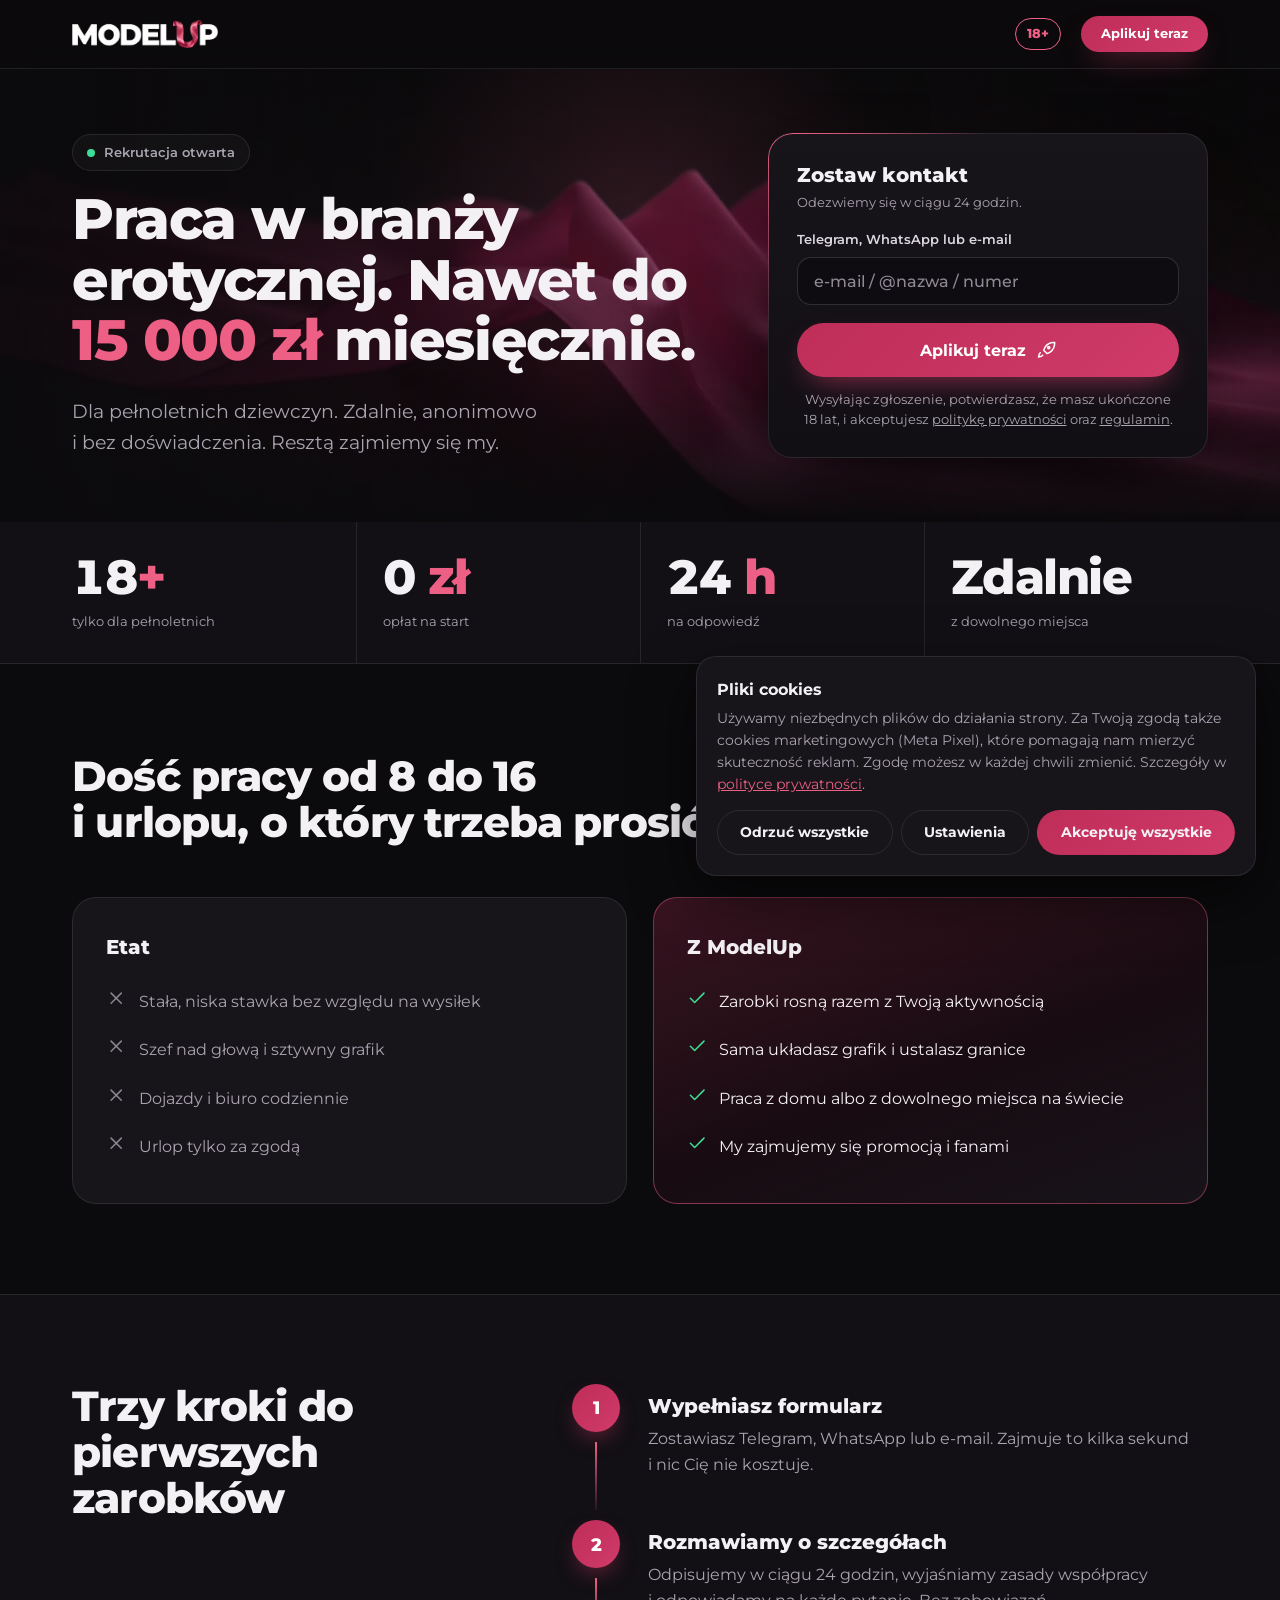
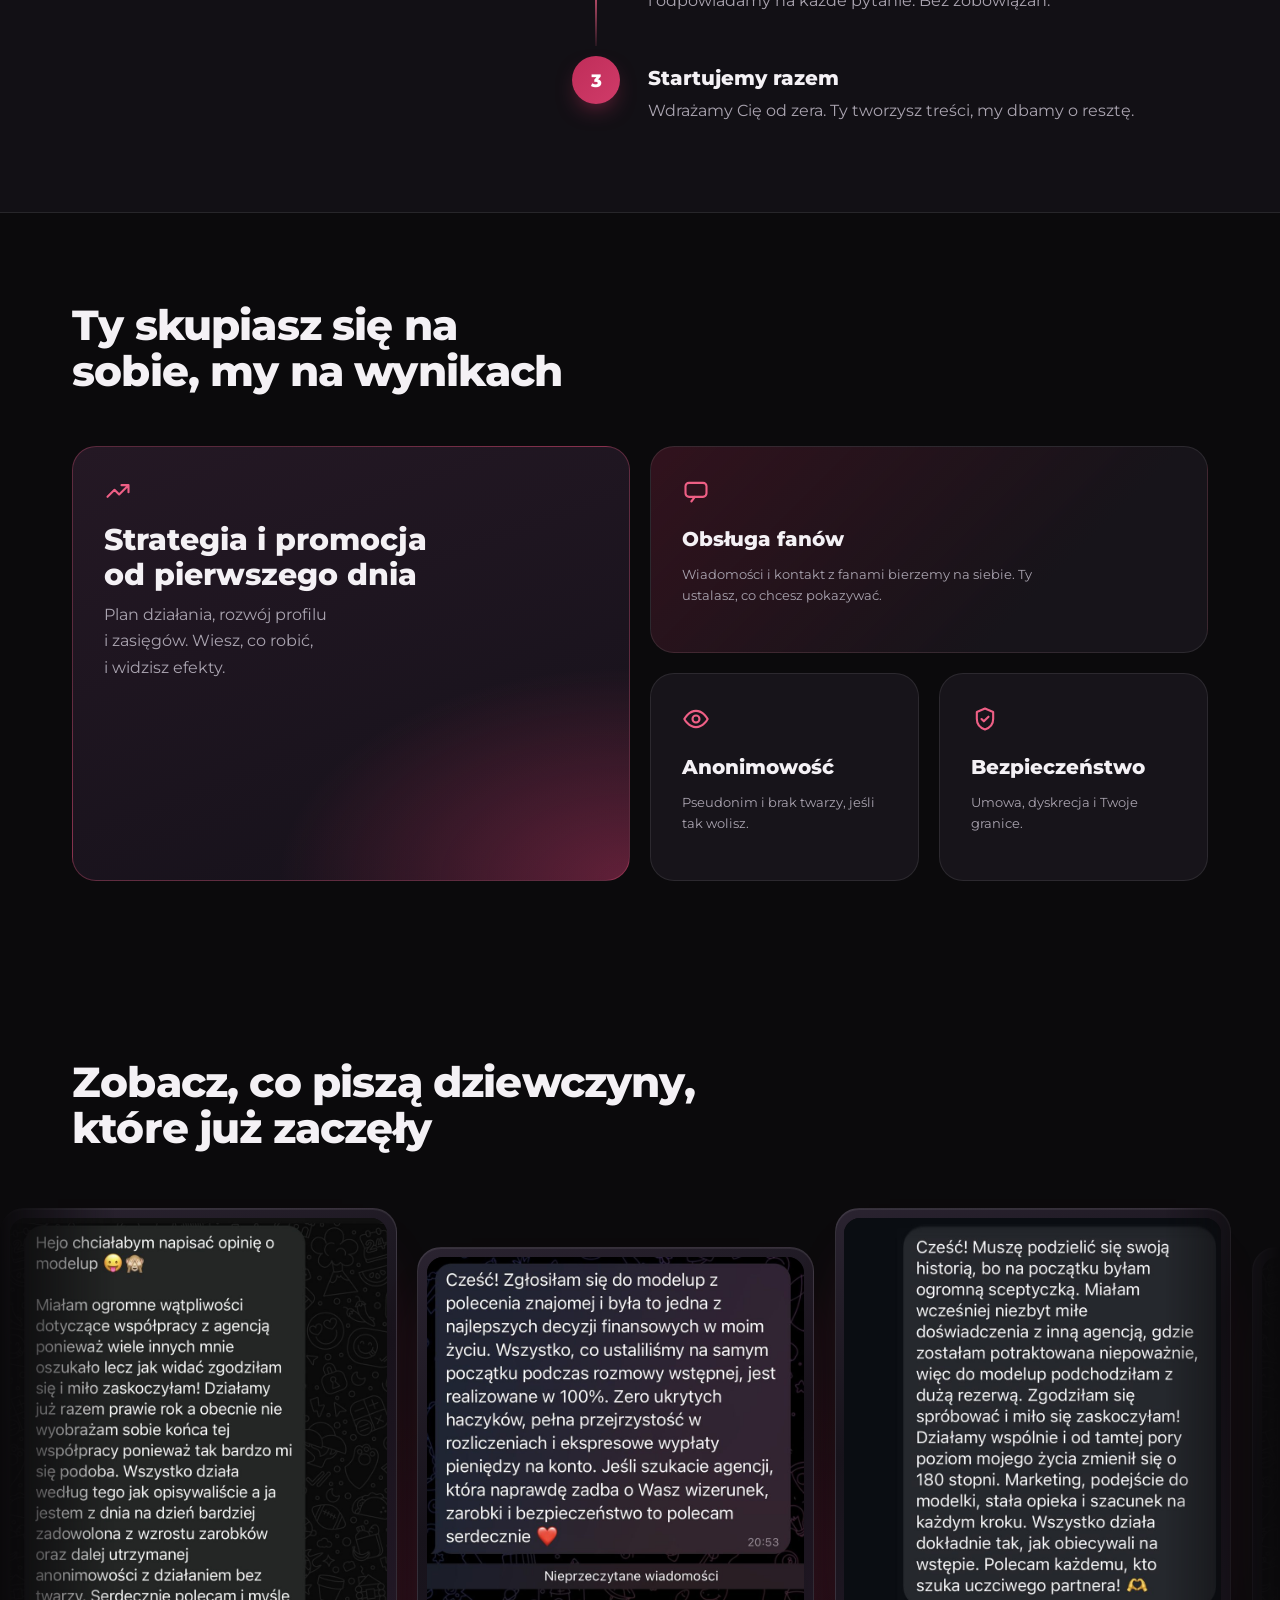
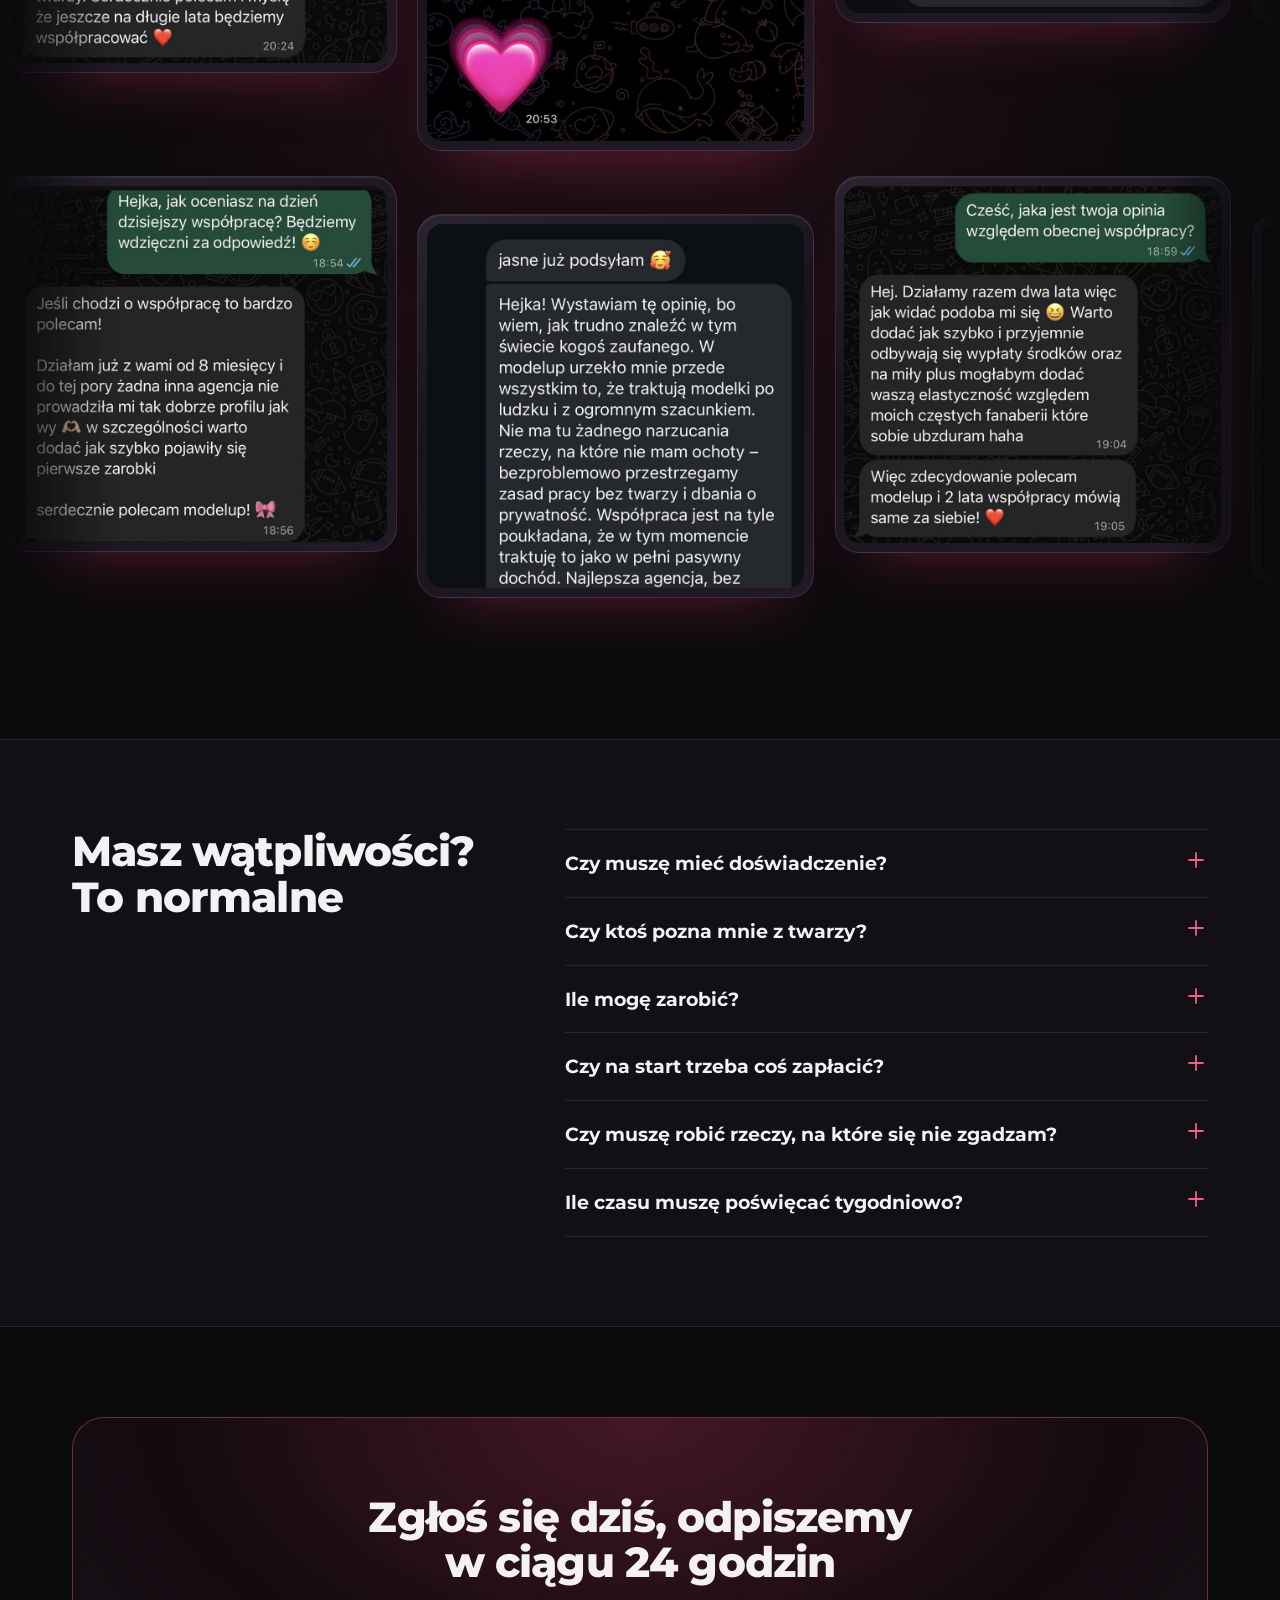
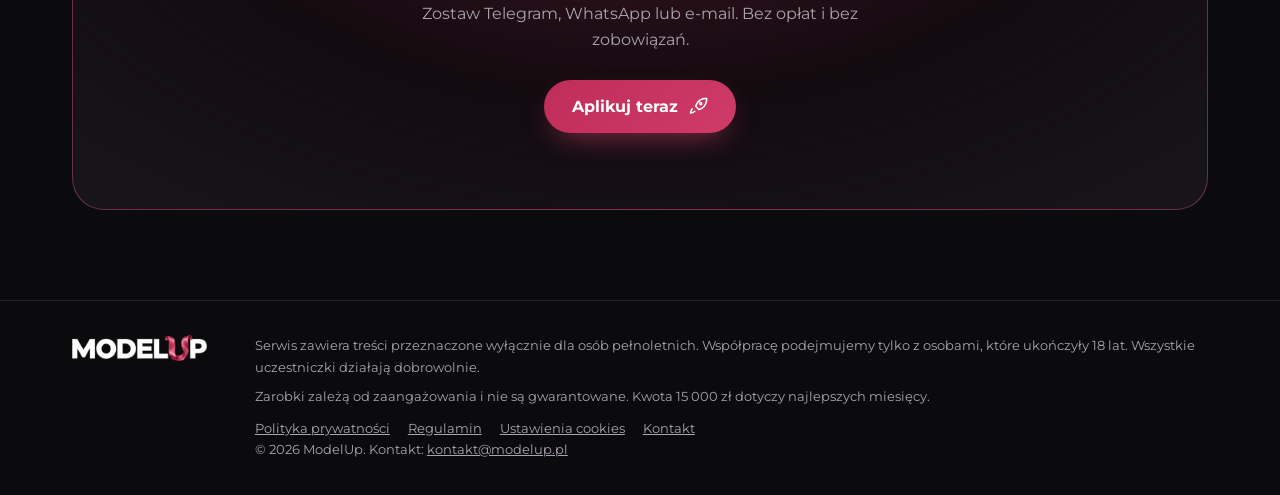
<file: index.html>
<!doctype html>
<html lang="pl">
<head>
<meta charset="utf-8">
<meta name="viewport" content="width=device-width, initial-scale=1">
<title>ModelUp | Praca w branży erotycznej, nawet do 15 000 zł miesięcznie</title>
<meta name="description" content="Praca w branży erotycznej dla pełnoletnich kobiet. Zdalnie, anonimowo, bez doświadczenia i bez opłat na start. Wypełnij krótki formularz.">
<meta name="robots" content="noindex">
<meta name="color-scheme" content="dark">
<link rel="preconnect" href="https://fonts.googleapis.com">
<link rel="preconnect" href="https://fonts.gstatic.com" crossorigin>
<link href="https://fonts.googleapis.com/css2?family=Montserrat:wght@400;500;600;700;800&display=swap" rel="stylesheet">
<link rel="stylesheet" href="assets/cookies.css">
<style>
/* Design Read: landing dla kobiet 20-30 lat, ciemny premium, jeden akcent z logo (róż), natywny CSS.
   Dials: VARIANCE 7, MOTION 6, DENSITY 3. Skala promieni: karty 24, ekrany 16, pola 14, przyciski pill. */
:root{
  --bg:#0b0a0c;
  --bg-2:#121015;
  --card:#17141a;
  --line:rgba(255,255,255,.09);
  --text:#f4f1f5;
  --muted:#aaa4b0;
  --rose:#cc3563;
  --rose-2:#ee5f85;
  --btn-a:#bf2d59;
  --btn-b:#d03b69;
  --ok:#3ddc97;
  --gutter:32px;
  --max:1200px;
  --r-card:24px;
  --fs-h1:clamp(2rem,1rem + 3.2vw,3.7rem);
  --fs-h2:clamp(1.6rem,1.1rem + 1.9vw,2.6rem);
  --fs-h3:clamp(1.05rem,.95rem + .4vw,1.3rem);
  --fs-lead:clamp(1rem,.93rem + .35vw,1.2rem);
  --fs-body:clamp(.93rem,.9rem + .15vw,1.02rem);
  --fs-small:clamp(.78rem,.76rem + .1vw,.86rem);
}
@media(max-width:700px){:root{--gutter:16px}}
*{box-sizing:border-box;margin:0;padding:0}
html{scroll-behavior:smooth}
body{font-family:'Montserrat',system-ui,sans-serif;background:var(--bg);color:var(--text);font-size:var(--fs-body);line-height:1.6;-webkit-font-smoothing:antialiased}
img,svg{display:block;max-width:100%}
a{color:inherit}
.wrap{max-width:var(--max);margin:0 auto;padding-inline:var(--gutter)}
.ico{width:1.25em;height:1.25em;flex:none;stroke:currentColor;fill:none;stroke-width:1.8;stroke-linecap:round;stroke-linejoin:round}

/* nawigacja */
header{position:sticky;top:0;z-index:20;background:rgba(11,10,12,.82);backdrop-filter:blur(14px);-webkit-backdrop-filter:blur(14px);border-bottom:1px solid var(--line);transition:background .3s}
.nav{display:flex;align-items:center;justify-content:space-between;height:68px;gap:16px;transition:height .3s}
header.sm .nav{height:58px}
header.sm{background:rgba(11,10,12,.95)}
.logo img{height:clamp(26px,2.2vw,34px);width:auto}
.nav-r{display:flex;align-items:center;gap:20px}
.tag18{font-weight:800;font-size:var(--fs-small);border:1.5px solid var(--rose-2);color:var(--rose-2);border-radius:999px;padding:4px 11px}

/* przyciski */
.btn{position:relative;display:inline-flex;align-items:center;justify-content:center;gap:10px;white-space:nowrap;font:700 var(--fs-body)/1 'Montserrat',sans-serif;padding:16px 28px;border-radius:999px;border:0;cursor:pointer;text-decoration:none;color:#fff;background:linear-gradient(135deg,var(--btn-a),var(--btn-b));box-shadow:0 12px 30px -12px rgba(214,64,110,.7);transition:transform .2s,box-shadow .2s}
.btn:hover{box-shadow:0 16px 36px -12px rgba(214,64,110,.9)}
.btn:active{transform:scale(.98)}
.btn.sm{padding:11px 20px;font-size:var(--fs-small)}
.btn .ico{transition:transform .25s}
.btn:hover .ico{transform:translateX(4px)}

/* hero */
.hero{position:relative;overflow:hidden;padding-block:clamp(26px,3.4vw,52px) clamp(40px,5vw,72px);--mx:50%;--my:30%}
.hero::before{content:"";position:absolute;inset:-25% -10% auto auto;width:70vw;height:70vw;max-width:900px;max-height:900px;background:radial-gradient(closest-side,rgba(204,53,99,.26),transparent 70%);pointer-events:none;animation:drift 16s ease-in-out infinite alternate}
.spot{position:absolute;inset:0;pointer-events:none;background:radial-gradient(420px circle at var(--mx) var(--my),rgba(238,95,133,.12),transparent 60%)}
@keyframes drift{0%{transform:translate3d(0,0,0) scale(1)}100%{transform:translate3d(-6%,8%,0) scale(1.15)}}
.hero>.wrap{position:relative}
.pill{display:inline-flex;align-items:center;gap:9px;font-size:var(--fs-small);font-weight:600;padding:7px 14px;border:1px solid var(--line);background:rgba(255,255,255,.03);border-radius:999px;color:var(--muted);margin-bottom:18px}
.pill i{width:8px;height:8px;border-radius:50%;background:var(--ok);animation:pulse 1.8s ease-out infinite}
@keyframes pulse{0%{box-shadow:0 0 0 0 rgba(61,220,151,.55)}100%{box-shadow:0 0 0 12px rgba(61,220,151,0)}}
h1,h2{text-wrap:balance}
h1{font-size:var(--fs-h1);line-height:1.06;font-weight:800;letter-spacing:-.025em;max-width:19em}
h1 em{font-style:normal;color:var(--rose-2)}
.hero-grid{position:relative;display:grid;grid-template-columns:minmax(0,1fr) 440px;gap:clamp(24px,5vw,80px);align-items:center;margin-top:clamp(10px,1.6vw,24px)}
.hero-l{align-self:center;min-width:0}
.hero-l h1{margin:0 0 clamp(16px,2vw,26px)}
.hero-l h1 em{white-space:nowrap}
.lead{font-size:var(--fs-lead);color:var(--muted);max-width:26em}
/* tło wideo hero: plik assets/hero.mp4 (pętla, bez dźwięku). Bez pliku widać samą poświatę. */
.hero-bg{position:absolute;inset:0;z-index:0;overflow:hidden;pointer-events:none;background:url(assets/hero-poster.jpg) center/cover no-repeat}
.hero-bg video{position:absolute;inset:0;width:100%;height:100%;object-fit:cover;opacity:0;transition:opacity 1.2s ease}
.hero-bg video.on{opacity:.8}
.hero-bg::after{content:"";position:absolute;inset:0;background:linear-gradient(90deg,rgba(11,10,12,.92) 0%,rgba(11,10,12,.55) 45%,rgba(11,10,12,.15) 100%),linear-gradient(180deg,rgba(11,10,12,.5),transparent 25%,transparent 70%,var(--bg))}
.spot{z-index:0}

/* formularz */
.form{position:relative;background:linear-gradient(180deg,var(--card),#120f14);border:1px solid var(--line);border-radius:var(--r-card);padding:clamp(20px,2.2vw,30px);box-shadow:0 40px 80px -40px rgba(0,0,0,.9)}
.form::before{content:"";position:absolute;inset:-1px;border-radius:calc(var(--r-card) + 1px);padding:1px;background:conic-gradient(from var(--a,0deg),transparent 0 72%,var(--rose-2) 86%,transparent 100%);-webkit-mask:linear-gradient(#000 0 0) content-box,linear-gradient(#000 0 0);-webkit-mask-composite:xor;mask-composite:exclude;animation:spin 7s linear infinite;pointer-events:none}
@property --a{syntax:"<angle>";inherits:false;initial-value:0deg}
@keyframes spin{to{--a:360deg}}
.form h2{font-size:var(--fs-h3);font-weight:800;line-height:1.25}
.form p.sub{color:var(--muted);font-size:var(--fs-small);margin:4px 0 16px}
.field{margin-bottom:12px}
.field label{display:block;font-size:var(--fs-small);font-weight:600;margin-bottom:6px;color:#ddd8e0}
.field input,.field select{width:100%;font:500 var(--fs-body) 'Montserrat',sans-serif;color:var(--text);background:#0e0c10;border:1px solid rgba(255,255,255,.14);border-radius:14px;padding:13px 16px;outline:none;transition:border-color .15s,box-shadow .15s}
.field input::placeholder{color:#8f8995}
.field input:focus,.field select:focus{border-color:var(--rose-2);box-shadow:0 0 0 4px rgba(238,95,133,.2)}
.row2{display:grid;grid-template-columns:1.5fr 1fr;gap:12px}
.check{display:flex;gap:10px;align-items:flex-start;font-size:var(--fs-small);color:var(--muted);margin:4px 0 10px;line-height:1.5}
.check input{margin-top:3px;accent-color:var(--rose);width:17px;height:17px;flex:none}
.form .btn{width:100%;padding:17px;margin-top:6px;animation:ring 2.4s ease-out infinite}
@keyframes ring{0%{box-shadow:0 12px 30px -12px rgba(214,64,110,.7),0 0 0 0 rgba(204,53,99,.55)}70%,100%{box-shadow:0 12px 30px -12px rgba(214,64,110,.7),0 0 0 16px rgba(204,53,99,0)}}
.form .note{font-size:var(--fs-small);color:var(--muted);margin-top:12px;text-align:center;line-height:1.5}
.form .note a{text-decoration:underline}
.ok{display:none;text-align:center;padding:30px 6px}
.ok.show{animation:pop .6s cubic-bezier(.3,1.5,.5,1)}
@keyframes pop{from{opacity:0;transform:scale(.8)}to{opacity:1;transform:none}}
.ok .circ{width:64px;height:64px;border-radius:50%;background:rgba(61,220,151,.14);color:var(--ok);display:grid;place-items:center;margin:0 auto 16px;animation:okring 1.6s ease-out infinite}
@keyframes okring{0%{box-shadow:0 0 0 0 rgba(61,220,151,.5)}100%{box-shadow:0 0 0 22px rgba(61,220,151,0)}}
.ok .circ .ico{width:30px;height:30px}
.err{color:#ff94ad;font-size:var(--fs-small);margin-top:4px;display:none}
.field.bad input,.field.bad select{border-color:#ff5d82}
.field.bad .err{display:block}

/* sekcje */
section{padding-block:clamp(52px,7vw,108px)}
h2.t{font-size:var(--fs-h2);line-height:1.1;font-weight:800;letter-spacing:-.02em;max-width:18em}
.head{margin-bottom:clamp(28px,4vw,52px)}
.alt{background:var(--bg-2);border-block:1px solid var(--line)}

.stats{border-bottom:1px solid var(--line);background:var(--bg-2)}
.stats .wrap{display:grid;grid-template-columns:repeat(4,1fr)}
.stat{padding:clamp(20px,2.4vw,32px) clamp(14px,2vw,32px);border-left:1px solid var(--line)}
.stat:first-child{border-left:0;padding-left:0}
.stat b{display:block;font-size:clamp(2rem,1.4rem + 2vw,3.4rem);font-weight:800;line-height:1;letter-spacing:-.03em;color:var(--text);font-variant-numeric:tabular-nums}
.stat b .u{color:var(--rose-2)}
.stat b span{font:inherit;color:inherit}
.stat > span{display:block;margin-top:10px;font-size:var(--fs-small);color:var(--muted)}

/* etat vs ModelUp */
.vs{display:grid;grid-template-columns:1fr 1fr;gap:clamp(14px,2vw,28px)}
.col{border-radius:var(--r-card);padding:clamp(22px,2.6vw,38px);border:1px solid var(--line);background:var(--card);transition:transform .35s cubic-bezier(.2,.7,.2,1)}
.col:hover{transform:translateY(-5px)}
.col.hl{background:linear-gradient(160deg,rgba(204,53,99,.24),rgba(120,25,60,.12) 55%,var(--card));border-color:rgba(238,95,133,.45)}
.col h3{font-size:var(--fs-h3);font-weight:800;margin-bottom:14px}
.col li{list-style:none;display:flex;gap:12px;align-items:flex-start;padding:11px 0}
.col .no{color:#8a8490}
.col .yes{color:var(--ok)}
.col.dim li{color:var(--muted)}

/* kroki: numery w kółkach połączone linią */
.steps-wrap{display:grid;grid-template-columns:.8fr 1.2fr;gap:clamp(24px,6vw,96px);align-items:start}
.steps-wrap .head{position:sticky;top:110px;margin:0}
.steps{display:flex;flex-direction:column;gap:clamp(30px,3.4vw,48px)}
.step{position:relative;display:grid;grid-template-columns:48px 1fr;gap:clamp(16px,2.4vw,28px);align-items:start}
.step:not(:last-child)::after{content:"";position:absolute;left:23px;top:58px;bottom:calc(-1 * clamp(30px,3.4vw,48px) + 10px);width:2px;background:linear-gradient(var(--rose-2),rgba(238,95,133,.1))}
.step .n{width:48px;height:48px;border-radius:50%;display:grid;place-items:center;font-size:1.15rem;font-weight:800;color:#fff;background:linear-gradient(135deg,var(--btn-a),var(--btn-b));box-shadow:0 10px 24px -10px rgba(204,53,99,.8)}
.step h3{font-size:var(--fs-h3);font-weight:800;margin:10px 0 6px;line-height:1.2}
.step p{color:var(--muted);max-width:34em}

/* korzyści: bento z 4 komórkami */
.bento{display:grid;grid-template-columns:repeat(12,1fr);gap:clamp(12px,1.6vw,20px)}
.cell{position:relative;overflow:hidden;border-radius:var(--r-card);border:1px solid var(--line);background:var(--card);padding:clamp(22px,2.4vw,34px);display:flex;flex-direction:column;gap:8px;transition:transform .35s cubic-bezier(.2,.7,.2,1),border-color .35s,box-shadow .35s}
.cell:hover{transform:translateY(-6px);border-color:rgba(238,95,133,.5);box-shadow:0 26px 50px -28px rgba(204,53,99,.55)}
.cell .ico{width:28px;height:28px;color:var(--rose-2);margin-bottom:10px}
.cell h3{font-size:var(--fs-h3);font-weight:800}
.cell p{color:var(--muted);font-size:var(--fs-small);max-width:30em}
.cell.a{grid-column:1 / span 6;grid-row:span 2;min-height:clamp(300px,34vw,440px);background:radial-gradient(90% 70% at 100% 100%,rgba(204,53,99,.42),transparent 70%),linear-gradient(160deg,#241824,#15111a);border-color:rgba(238,95,133,.3)}
.cell.a h3{font-size:clamp(1.4rem,1.1rem + 1vw,2.1rem);line-height:1.15;max-width:11em}
.cell.a p{font-size:var(--fs-body);max-width:17em}
.cell.b{grid-column:7 / span 6;background:linear-gradient(135deg,rgba(204,53,99,.2),var(--card) 70%)}
.cell.c{grid-column:7 / span 3}
.cell.d{grid-column:10 / span 3}

/* opinie: dwie karuzele na pełną szerokość */
.proof{position:relative;padding-inline:0;overflow:hidden}
.proof::before{content:"";position:absolute;left:50%;top:52%;width:min(120vw,1500px);height:70%;transform:translate(-50%,-50%);background:radial-gradient(closest-side,rgba(204,53,99,.15),transparent 72%);pointer-events:none}
.proof .head{position:relative;margin-bottom:clamp(24px,3.5vw,48px)}
.car{position:relative;overflow:hidden;padding-block:12px clamp(48px,4vw,64px);-webkit-mask-image:linear-gradient(90deg,transparent,#000 9%,#000 91%,transparent);mask-image:linear-gradient(90deg,transparent,#000 9%,#000 91%,transparent)}
.car + .car{margin-top:calc(-1 * clamp(28px,3vw,44px))}
.car-trk{display:flex;align-items:flex-start;width:max-content;animation:carL var(--dur,60s) linear infinite}
.car.rev .car-trk{animation-name:carR}
.car:hover .car-trk{animation-play-state:paused}
@keyframes carL{to{transform:translateX(-50%)}}
@keyframes carR{from{transform:translateX(-50%)}to{transform:translateX(0)}}
.shot{flex:none;width:clamp(260px,31vw,540px);aspect-ratio:4/5;margin-right:clamp(14px,1.6vw,26px);padding:clamp(7px,.7vw,11px);border-radius:var(--r-card);background:linear-gradient(160deg,#2a2330,#17131b 45%,#221a27);border:1px solid rgba(255,255,255,.1);box-shadow:0 30px 60px -34px rgba(204,53,99,.45),inset 0 1px 0 rgba(255,255,255,.07);transition:transform .45s cubic-bezier(.2,.7,.2,1),box-shadow .45s,border-color .45s}
.shot:nth-child(even){margin-top:clamp(22px,3vw,48px)}
.shot:nth-child(3n+2){aspect-ratio:5/6}
.shot:hover{transform:translateY(-10px);border-color:rgba(238,95,133,.55);box-shadow:0 40px 70px -34px rgba(204,53,99,.7),inset 0 1px 0 rgba(255,255,255,.1)}
.scr{position:relative;width:100%;height:100%;border-radius:16px;overflow:hidden;background:#0e0c10}
.scr img{width:100%;height:100%;object-fit:cover;object-position:top center}
.ph{background:radial-gradient(120% 90% at 20% 0%,rgba(204,53,99,.22),transparent 60%),linear-gradient(180deg,#1b1620,#100d13);display:flex;align-items:flex-end;justify-content:center;padding:clamp(14px,1.6vw,22px)}
.ph .rb{position:absolute;left:50%;top:42%;width:34%;max-width:170px;aspect-ratio:1;height:auto;transform:translate(-50%,-50%);fill:none;stroke:var(--rose-2);stroke-width:.9;stroke-linecap:round;stroke-linejoin:round;opacity:.4;transition:transform .6s cubic-bezier(.2,.7,.2,1),opacity .5s}
.shot:hover .rb{transform:translate(-50%,-52%) scale(1.08);opacity:.75}
.ph .lbl{position:relative;font-size:var(--fs-small);font-weight:600;color:#cfc8d4;background:rgba(11,10,12,.55);backdrop-filter:blur(10px);-webkit-backdrop-filter:blur(10px);border:1px solid rgba(255,255,255,.12);border-radius:999px;padding:9px 16px}
@media(prefers-reduced-transparency:reduce){.ph .lbl{backdrop-filter:none;-webkit-backdrop-filter:none;background:#17131b}}

/* FAQ */
.faq{display:grid;grid-template-columns:.8fr 1.2fr;gap:clamp(24px,5vw,80px);align-items:start}
.faq .head{margin:0;position:sticky;top:110px}
details{border-top:1px solid var(--line);padding:18px 0;transition:background .25s}
details:last-child{border-bottom:1px solid var(--line)}
details[open]{background:linear-gradient(90deg,rgba(204,53,99,.08),transparent)}
summary{cursor:pointer;list-style:none;display:flex;justify-content:space-between;gap:16px;font-weight:700;font-size:var(--fs-lead);transition:color .2s}
summary::-webkit-details-marker{display:none}
summary:hover{color:var(--rose-2)}
summary .ico{transition:transform .2s;color:var(--rose-2)}
details[open] summary .ico{transform:rotate(45deg)}
details p{color:var(--muted);margin-top:10px;max-width:42em;animation:fadeDown .4s ease}
@keyframes fadeDown{from{opacity:0;transform:translateY(-8px)}to{opacity:1;transform:none}}

/* CTA końcowe */
.cta .box{border-radius:32px;border:1px solid rgba(238,95,133,.4);background:radial-gradient(70% 120% at 50% 0%,rgba(204,53,99,.3),rgba(120,25,60,.08) 60%,var(--card));padding:clamp(34px,6vw,84px) clamp(18px,4vw,60px);text-align:center}
.cta h2{font-size:var(--fs-h2);font-weight:800;line-height:1.1;letter-spacing:-.02em;max-width:20em;margin:0 auto 14px}
.cta p{color:var(--muted);max-width:30em;margin:0 auto 28px}

footer{border-top:1px solid var(--line);padding-block:34px;color:var(--muted);font-size:var(--fs-small)}
footer .wrap{display:grid;grid-template-columns:auto 1fr;gap:20px 48px;align-items:start}
footer img{height:26px;width:auto}
footer p+p{margin-top:8px}
footer nav{display:flex;gap:18px;flex-wrap:wrap;margin-top:10px}

.mcta{display:none}
.progress{position:fixed;inset:0 0 auto 0;height:3px;z-index:60;background:linear-gradient(90deg,var(--btn-a),var(--rose-2));transform-origin:0 50%;transform:scaleX(0);pointer-events:none}

/* wejścia przy przewijaniu (tylko gdy działa JS) */
.js .rv{opacity:0;transform:translateY(30px);filter:blur(6px);transition:opacity .9s cubic-bezier(.2,.7,.2,1),transform .9s cubic-bezier(.2,.7,.2,1),filter .9s cubic-bezier(.2,.7,.2,1);transition-delay:var(--d,0s)}
.js .rv.in{opacity:1;transform:none;filter:none}
.js .rv.from-r{transform:translateX(48px)}
.js .rv.from-r.in{transform:none}

/* responsywność */
@media(max-width:1060px){
  .hero-grid{grid-template-columns:1fr 400px}
}
@media(max-width:960px){
  .stat:nth-child(3){border-left:0;padding-left:0}
  .hero-grid,.faq,.steps-wrap{grid-template-columns:1fr}
  .steps-wrap .head,.faq .head{position:static}
  .stats .wrap{grid-template-columns:1fr 1fr}
  .bento{grid-template-columns:1fr 1fr}
  .cell.a{grid-column:1 / -1;grid-row:auto}
  .cell.b{grid-column:1 / -1}
  .cell.c,.cell.d{grid-column:auto}
}
@media(max-width:700px){
  .vs,.bento,.row2{grid-template-columns:1fr}
  .cell.c,.cell.d{grid-column:1 / -1}
  .nav-r .btn{display:none}
  footer .wrap{grid-template-columns:1fr}
  .shot{width:78vw}
  .car{-webkit-mask-image:none;mask-image:none}
  .mcta{display:block;position:fixed;inset:auto 0 0 0;z-index:30;transform:translateY(110%);transition:transform .35s cubic-bezier(.2,.7,.2,1);padding:10px 16px calc(10px + env(safe-area-inset-bottom));background:rgba(11,10,12,.92);backdrop-filter:blur(12px);-webkit-backdrop-filter:blur(12px);border-top:1px solid var(--line)}
  .mcta.show{transform:none}
  .mcta .btn{width:100%}
  body{padding-bottom:78px}
}
@media(prefers-reduced-motion:reduce){
  .car{overflow-x:auto}
  *,*::before,*::after{animation:none!important;transition:none!important;scroll-behavior:auto!important}
  .js .rv{opacity:1!important;transform:none!important;filter:none!important}
}
</style>
<script>document.documentElement.classList.add('js')</script>
</head>
<body>

<svg width="0" height="0" style="position:absolute" aria-hidden="true">
  <symbol id="i-check" viewBox="0 0 24 24"><path d="M20 6 9 17l-5-5"/></symbol>
  <symbol id="i-x" viewBox="0 0 24 24"><path d="M18 6 6 18M6 6l12 12"/></symbol>
  <symbol id="i-plus" viewBox="0 0 24 24"><path d="M12 5v14M5 12h14"/></symbol>
  <symbol id="i-rocket" viewBox="0 0 24 24"><path d="M5 15c-1.5 1.3-2 5-2 5s3.7-.5 5-2M12 15l-3-3a22 22 0 0 1 2-4 12 12 0 0 1 11-5c0 3-1 8-5 11a22 22 0 0 1-4 2z"/><circle cx="15" cy="9" r="1.2"/></symbol>
  <symbol id="i-trend" viewBox="0 0 24 24"><path d="M3 17l6-6 4 4 8-8M15 7h6v6"/></symbol>
  <symbol id="i-msg" viewBox="0 0 24 24"><rect x="3" y="5" width="18" height="12" rx="3"/><path d="M8 21l3-4"/></symbol>
  <symbol id="i-shield" viewBox="0 0 24 24"><path d="M12 3 5 6v6c0 4.4 3 7.6 7 9 4-1.4 7-4.6 7-9V6z"/><path d="m9 12 2 2 4-4"/></symbol>
  <symbol id="i-eye" viewBox="0 0 24 24"><path d="M2 12s3.6-7 10-7 10 7 10 7-3.6 7-10 7S2 12 2 12z"/><circle cx="12" cy="12" r="3"/></symbol>
</svg>

<div class="progress" id="progress"></div>
<header id="hdr">
  <div class="wrap nav">
    <a class="logo" href="#top" aria-label="ModelUp"><img src="assets/logo-modelup.png" alt="ModelUp" width="140" height="27"></a>
    <div class="nav-r">
      <span class="tag18">18+</span>
      <a class="btn sm" href="#aplikuj">Aplikuj teraz</a>
    </div>
  </div>
</header>

<main id="top">

<!-- HERO -->
<div class="hero" id="hero">
  <div class="hero-bg" aria-hidden="true"><video id="heroVid" muted loop playsinline preload="auto" poster="assets/hero-poster.jpg"><source src="assets/hero.mp4" type="video/mp4"></video></div>
  <div class="spot" aria-hidden="true"></div>
  <div class="wrap hero-grid">
    <div class="hero-l">
      <span class="pill"><i></i>Rekrutacja otwarta</span>
      <h1>Praca w branży erotycznej. Nawet do <em>15 000 zł</em> miesięcznie.</h1>
      <p class="lead">Dla pełnoletnich dziewczyn. Zdalnie, anonimowo i bez doświadczenia. Resztą zajmiemy się my.</p>
    </div>

    <form class="form" id="aplikuj" novalidate>
      <div id="formBody">
        <h2>Zostaw kontakt</h2>
        <p class="sub">Odezwiemy się w ciągu 24 godzin.</p>
        <div class="field"><label for="kontakt">Telegram, WhatsApp lub e-mail</label><input id="kontakt" name="kontakt" autocomplete="off" autocapitalize="none" spellcheck="false" placeholder="e-mail / @nazwa / numer"><div class="err">Podaj login na Telegramie, numer telefonu (WhatsApp) lub e-mail</div></div>
        <input type="text" name="firma" tabindex="-1" autocomplete="off" style="position:absolute;left:-9999px" aria-hidden="true">
        <button class="btn" type="submit">Aplikuj teraz<svg class="ico"><use href="#i-rocket"/></svg></button>
        <p class="note">Wysyłając zgłoszenie, potwierdzasz, że masz ukończone 18 lat, i akceptujesz <a href="polityka-prywatnosci.html">politykę prywatności</a> oraz <a href="regulamin.html">regulamin</a>.</p>
      </div>
      <div class="ok" id="formOk">
        <div class="circ"><svg class="ico"><use href="#i-check"/></svg></div>
        <h2>Zgłoszenie wysłane</h2>
        <p class="sub" style="margin-top:10px">Odezwiemy się w ciągu 24 godzin i opowiemy o szczegółach. Do tego czasu nic nie musisz robić.</p>
      </div>
    </form>
  </div>
</div>

<!-- FAKTY -->
<div class="stats">
  <div class="wrap">
    <div class="stat"><b><span data-to="18">18</span><span class="u">+</span></b><span>tylko dla pełnoletnich</span></div>
    <div class="stat"><b><span data-to="0">0</span> <span class="u">zł</span></b><span>opłat na start</span></div>
    <div class="stat"><b><span data-to="24">24</span> <span class="u">h</span></b><span>na odpowiedź</span></div>
    <div class="stat"><b>Zdalnie</b><span>z dowolnego miejsca</span></div>
  </div>
</div>

<!-- ETAT VS MODELUP -->
<section>
  <div class="wrap">
    <div class="head"><h2 class="t">Dość pracy od 8 do 16 i urlopu, o który trzeba prosić</h2></div>
    <div class="vs">
      <div class="col dim">
        <h3>Etat</h3>
        <ul>
          <li><svg class="ico no"><use href="#i-x"/></svg>Stała, niska stawka bez względu na wysiłek</li>
          <li><svg class="ico no"><use href="#i-x"/></svg>Szef nad głową i sztywny grafik</li>
          <li><svg class="ico no"><use href="#i-x"/></svg>Dojazdy i biuro codziennie</li>
          <li><svg class="ico no"><use href="#i-x"/></svg>Urlop tylko za zgodą</li>
        </ul>
      </div>
      <div class="col hl">
        <h3>Z ModelUp</h3>
        <ul>
          <li><svg class="ico yes"><use href="#i-check"/></svg>Zarobki rosną razem z Twoją aktywnością</li>
          <li><svg class="ico yes"><use href="#i-check"/></svg>Sama układasz grafik i ustalasz granice</li>
          <li><svg class="ico yes"><use href="#i-check"/></svg>Praca z domu albo z dowolnego miejsca na świecie</li>
          <li><svg class="ico yes"><use href="#i-check"/></svg>My zajmujemy się promocją i fanami</li>
        </ul>
      </div>
    </div>
  </div>
</section>

<!-- JAK TO DZIAŁA -->
<section class="alt">
  <div class="wrap steps-wrap">
    <div class="head"><h2 class="t">Trzy kroki do pierwszych zarobków</h2></div>
    <div class="steps">
      <div class="step"><span class="n">1</span><div><h3>Wypełniasz formularz</h3><p>Zostawiasz Telegram, WhatsApp lub e-mail. Zajmuje to kilka sekund i nic Cię nie kosztuje.</p></div></div>
      <div class="step"><span class="n">2</span><div><h3>Rozmawiamy o szczegółach</h3><p>Odpisujemy w ciągu 24 godzin, wyjaśniamy zasady współpracy i odpowiadamy na każde pytanie. Bez zobowiązań.</p></div></div>
      <div class="step"><span class="n">3</span><div><h3>Startujemy razem</h3><p>Wdrażamy Cię od zera. Ty tworzysz treści, my dbamy o resztę.</p></div></div>
    </div>
  </div>
</section>

<!-- CO DOSTAJESZ -->
<section>
  <div class="wrap">
    <div class="head"><h2 class="t">Ty skupiasz się na sobie, my na wynikach</h2></div>
    <div class="bento">
      <div class="cell a"><svg class="ico"><use href="#i-trend"/></svg><h3>Strategia i promocja od pierwszego dnia</h3><p>Plan działania, rozwój profilu i zasięgów. Wiesz, co robić, i widzisz efekty.</p></div>
      <div class="cell b"><svg class="ico"><use href="#i-msg"/></svg><h3>Obsługa fanów</h3><p>Wiadomości i kontakt z fanami bierzemy na siebie. Ty ustalasz, co chcesz pokazywać.</p></div>
      <div class="cell c"><svg class="ico"><use href="#i-eye"/></svg><h3>Anonimowość</h3><p>Pseudonim i brak twarzy, jeśli tak wolisz.</p></div>
      <div class="cell d"><svg class="ico"><use href="#i-shield"/></svg><h3>Bezpieczeństwo</h3><p>Umowa, dyskrecja i Twoje granice.</p></div>
    </div>
  </div>
</section>

<!-- OPINIE: dwie karuzele na pełną szerokość.
     Prawdziwe screeny: wrzuć do assets/opinie/ i w każdym kafelku zamień <div class="scr ph">...</div> na
     <div class="scr"><img src="assets/opinie/opinia-01.jpg" alt="Opinia dziewczyny współpracującej z ModelUp" loading="lazy"></div>
     Edytujesz jedną kopię listy w rzędzie, JS sam powiela ją do pętli. -->
<section class="proof" id="opinie">
  <div class="wrap head">
    <h2 class="t">Zobacz, co piszą dziewczyny, które już zaczęły</h2>
  </div>

  <div class="car" style="--dur:70s" aria-label="Opinie, rząd 1">
    <div class="car-trk">
      <figure class="shot" style="aspect-ratio:900/1054"><div class="scr"><img src="assets/opinie/01.jpg" width="900" height="1054" alt="Opinia dziewczyny o współpracy z ModelUp, 1" loading="lazy" decoding="async"></div></figure>
      <figure class="shot" style="aspect-ratio:900/1144"><div class="scr"><img src="assets/opinie/02.jpg" width="900" height="1144" alt="Opinia dziewczyny o współpracy z ModelUp, 2" loading="lazy" decoding="async"></div></figure>
      <figure class="shot" style="aspect-ratio:900/940"><div class="scr"><img src="assets/opinie/03.jpg" width="900" height="940" alt="Opinia dziewczyny o współpracy z ModelUp, 3" loading="lazy" decoding="async"></div></figure>
      <figure class="shot" style="aspect-ratio:900/861"><div class="scr"><img src="assets/opinie/04.jpg" width="900" height="861" alt="Opinia dziewczyny o współpracy z ModelUp, 4" loading="lazy" decoding="async"></div></figure>
      <figure class="shot" style="aspect-ratio:900/911"><div class="scr"><img src="assets/opinie/05.jpg" width="900" height="911" alt="Opinia dziewczyny o współpracy z ModelUp, 5" loading="lazy" decoding="async"></div></figure>
      <figure class="shot" style="aspect-ratio:900/796"><div class="scr"><img src="assets/opinie/06.jpg" width="900" height="796" alt="Opinia dziewczyny o współpracy z ModelUp, 6" loading="lazy" decoding="async"></div></figure>
    </div>
  </div>

  <div class="car rev" style="--dur:80s" aria-label="Opinie, rząd 2">
    <div class="car-trk">
      <figure class="shot" style="aspect-ratio:900/854"><div class="scr"><img src="assets/opinie/07.jpg" width="900" height="854" alt="Opinia dziewczyny o współpracy z ModelUp, 7" loading="lazy" decoding="async"></div></figure>
      <figure class="shot" style="aspect-ratio:900/870"><div class="scr"><img src="assets/opinie/08.jpg" width="900" height="870" alt="Opinia dziewczyny o współpracy z ModelUp, 8" loading="lazy" decoding="async"></div></figure>
      <figure class="shot" style="aspect-ratio:900/856"><div class="scr"><img src="assets/opinie/09.jpg" width="900" height="856" alt="Opinia dziewczyny o współpracy z ModelUp, 9" loading="lazy" decoding="async"></div></figure>
      <figure class="shot" style="aspect-ratio:900/843"><div class="scr"><img src="assets/opinie/10.jpg" width="900" height="843" alt="Opinia dziewczyny o współpracy z ModelUp, 10" loading="lazy" decoding="async"></div></figure>
      <figure class="shot" style="aspect-ratio:900/930"><div class="scr"><img src="assets/opinie/11.jpg" width="900" height="930" alt="Opinia dziewczyny o współpracy z ModelUp, 11" loading="lazy" decoding="async"></div></figure>
      <figure class="shot" style="aspect-ratio:900/776"><div class="scr"><img src="assets/opinie/12.jpg" width="900" height="776" alt="Opinia dziewczyny o współpracy z ModelUp, 12" loading="lazy" decoding="async"></div></figure>
    </div>
  </div>
</section>

<!-- FAQ -->
<section class="alt">
  <div class="wrap faq">
    <div class="head"><h2 class="t">Masz wątpliwości? To normalne</h2></div>
    <div>
      <details><summary>Czy muszę mieć doświadczenie?<svg class="ico"><use href="#i-plus"/></svg></summary><p>Nie. Wdrażamy dziewczyny od zera, krok po kroku. Wystarczy, że jesteś pełnoletnia i chcesz spróbować.</p></details>
      <details><summary>Czy ktoś pozna mnie z twarzy?<svg class="ico"><use href="#i-plus"/></svg></summary><p>To Ty decydujesz. Możesz działać pod pseudonimem i bez pokazywania twarzy. Zasady ustalamy wspólnie na początku współpracy.</p></details>
      <details><summary>Ile mogę zarobić?<svg class="ico"><use href="#i-plus"/></svg></summary><p>Najlepsze miesiące aktywnych dziewczyn dochodzą do 15 000 zł. Zarobki zależą od regularności i zaangażowania, dlatego nie obiecujemy stałej kwoty. Konkretne widełki omawiamy podczas rozmowy.</p></details>
      <details><summary>Czy na start trzeba coś zapłacić?<svg class="ico"><use href="#i-plus"/></svg></summary><p>Nie. Rozpoczęcie współpracy jest bezpłatne i nie pobieramy żadnych opłat wstępnych.</p></details>
      <details><summary>Czy muszę robić rzeczy, na które się nie zgadzam?<svg class="ico"><use href="#i-plus"/></svg></summary><p>Nie. Sama określasz granice i treści, które chcesz tworzyć. Nikt nie może Cię do niczego zmusić.</p></details>
      <details><summary>Ile czasu muszę poświęcać tygodniowo?<svg class="ico"><use href="#i-plus"/></svg></summary><p>Tyle, ile chcesz. Możesz zacząć od kilku godzin tygodniowo i zwiększać liczbę godzin, gdy zobaczysz efekty.</p></details>
    </div>
  </div>
</section>

<!-- CTA -->
<section class="cta">
  <div class="wrap">
    <div class="box">
      <h2>Zgłoś się dziś, odpiszemy w ciągu 24 godzin</h2>
      <p>Zostaw Telegram, WhatsApp lub e-mail. Bez opłat i bez zobowiązań.</p>
      <a class="btn" href="#aplikuj">Aplikuj teraz<svg class="ico"><use href="#i-rocket"/></svg></a>
    </div>
  </div>
</section>

</main>

<footer>
  <div class="wrap">
    <img src="assets/logo-modelup.png" alt="ModelUp" width="135" height="26">
    <div>
      <p>Serwis zawiera treści przeznaczone wyłącznie dla osób pełnoletnich. Współpracę podejmujemy tylko z osobami, które ukończyły 18 lat. Wszystkie uczestniczki działają dobrowolnie.</p>
      <p>Zarobki zależą od zaangażowania i nie są gwarantowane. Kwota 15 000 zł dotyczy najlepszych miesięcy.</p>
      <nav><a href="polityka-prywatnosci.html">Polityka prywatności</a><a href="regulamin.html">Regulamin</a><a href="#" data-cookie-settings>Ustawienia cookies</a><a href="mailto:kontakt@modelup.pl">Kontakt</a></nav>
      <p>© 2026 ModelUp. Kontakt: <a href="mailto:kontakt@modelup.pl">kontakt@modelup.pl</a></p>
    </div>
  </div>
</footer>

<div class="mcta"><a class="btn" href="#aplikuj">Aplikuj teraz</a></div>

<script src="assets/cookies.js"></script>
<script>
(function(){
  (function(){var bar=document.querySelector('.mcta'),btn=document.querySelector('#aplikuj .btn');if(!bar||!btn)return;var vis=true;
    function upd(){bar.classList.toggle('show',window.scrollY>160&&!vis)}
    if('IntersectionObserver' in window){new IntersectionObserver(function(e){vis=e[0].isIntersecting;upd()}).observe(btn)}else{vis=false}
    window.addEventListener('scroll',upd,{passive:true});upd()})();
  var f=document.getElementById('aplikuj');
  function bad(id,cond){var el=document.getElementById(id).closest('.field');el.classList.toggle('bad',cond);return cond}
  f.addEventListener('submit',function(e){
    e.preventDefault();
    var v=document.getElementById('kontakt').value.trim(),digits=v.replace(/[\s-]/g,'');
    var okMail=/^[^\s@]+@[^\s@]+\.[^\s@]{2,}$/.test(v),okIg=/^@[A-Za-z0-9_]{5,32}$/.test(v),okTel=/^\+?\d{9,15}$/.test(digits);
    if(bad('kontakt',!(okMail||okIg||okTel)))return;
    if(f.elements.firma.value)return;
    /* TODO: wysyłka do CRM / webhooka + zdarzenie Lead (Pixel i CAPI) */
    document.getElementById('formBody').style.display='none';
    var ok=document.getElementById('formOk');ok.style.display='block';ok.classList.add('show');
  });
})();

/* animacje: każda ma cel (hierarchia, narracja albo informacja zwrotna) */
(function(){
  var reduce=window.matchMedia('(prefers-reduced-motion:reduce)').matches;
  var hover=window.matchMedia('(hover:hover)').matches;
  var $=function(s,r){return Array.prototype.slice.call((r||document).querySelectorAll(s))};

  function mark(sel,o){o=o||{};$(sel).forEach(function(el,i){
    el.classList.add('rv');
    if(o.right)el.classList.add('from-r');
    el.style.setProperty('--d',((o.delay||0)+i*(o.step||0))+'s');
  })}
  mark('.hero .pill',{delay:.05});
  mark('.hero h1',{delay:.15});
  mark('.hero .lead',{delay:.3});
    mark('.hero .form',{delay:.3,right:true});
  mark('.stats .stat',{step:.1});
  mark('.head');
  mark('.vs .col',{step:.16});
  mark('.steps .step',{step:.16});
  mark('.bento .cell',{step:.12});
  mark('.proof .car',{step:.15});
  mark('.faq details',{step:.07});
  mark('.cta .box');

  /* powielenie listy w karuzelach, żeby pętla była płynna */
  $('.car-trk').forEach(function(t){
    var orig=Array.prototype.slice.call(t.children);
    for(var r=0;r<3;r++)orig.forEach(function(c){
      var k=c.cloneNode(true);k.setAttribute('aria-hidden','true');t.appendChild(k);
    });
  });

  var io=new IntersectionObserver(function(es){es.forEach(function(e){
    if(!e.isIntersecting)return;
    e.target.classList.add('in');
    if(e.target.classList.contains('stat'))count(e.target);
    io.unobserve(e.target);
  })},{threshold:.15,rootMargin:'0px 0px -6% 0px'});
  $('.rv').forEach(function(el){io.observe(el)});

  function count(stat){
    var n=stat.querySelector('[data-to]');if(!n||reduce)return;
    var to=+n.dataset.to;if(!to)return;
    var t0=performance.now(),d=1400;
    (function tick(t){
      var p=Math.min((t-t0)/d,1),e=1-Math.pow(1-p,4);
      n.textContent=Math.round(to*e);
      if(p<1)requestAnimationFrame(tick);
    })(t0);
  }
  $('.stat [data-to]').forEach(function(n){if(+n.dataset.to&&!reduce)n.textContent='0'});

  /* pasek postępu i zwężany nagłówek */
  var bar=document.getElementById('progress'),hdr=document.getElementById('hdr'),ticking=false;
  function onScroll(){
    var h=document.documentElement,max=h.scrollHeight-h.clientHeight,y=window.scrollY;
    bar.style.transform='scaleX('+(max>0?y/max:0)+')';
    hdr.classList.toggle('sm',y>40);
    ticking=false;
  }
  window.addEventListener('scroll',function(){if(!ticking){ticking=true;requestAnimationFrame(onScroll)}},{passive:true});
  onScroll();

  /* wideo w hero: gra tylko, gdy plik istnieje, jest widoczne i użytkownik nie ograniczył ruchu */
  var vid=document.getElementById('heroVid');
  if(vid){
    vid.muted=true;vid.defaultMuted=true;vid.setAttribute('webkit-playsinline','');
    var go=function(){if(reduce)return;var p=vid.play();if(p&&p.catch)p.catch(function(){})};
    vid.addEventListener('playing',function(){vid.classList.add('on')});
    vid.addEventListener('canplay',go);
    vid.addEventListener('loadeddata',go);
    document.addEventListener('touchstart',go,{once:true,passive:true});
    document.addEventListener('click',go,{once:true});
    go();
    vid.addEventListener('error',function(){vid.remove()},true);
    if('IntersectionObserver' in window){new IntersectionObserver(function(es){es.forEach(function(e){
      if(reduce)return;e.isIntersecting?vid.play().catch(function(){}):vid.pause();
    })},{threshold:.05}).observe(vid)}
  }

  /* poświata w hero podąża za kursorem */
  var hero=document.getElementById('hero');
  if(hero&&!reduce&&hover){
    hero.addEventListener('mousemove',function(e){
      var r=hero.getBoundingClientRect();
      hero.style.setProperty('--mx',(e.clientX-r.left)+'px');
      hero.style.setProperty('--my',(e.clientY-r.top)+'px');
    });
  }

  /* magnetyczne przyciski */
  if(!reduce&&hover){
    $('.btn').forEach(function(b){
      b.addEventListener('mousemove',function(e){
        var r=b.getBoundingClientRect(),x=(e.clientX-r.left-r.width/2)*.16,y=(e.clientY-r.top-r.height/2)*.26;
        b.style.transform='translate('+x+'px,'+y+'px)';
      });
      b.addEventListener('mouseleave',function(){b.style.transform=''});
    });
  }
})();
</script>
</body>
</html>
</file>
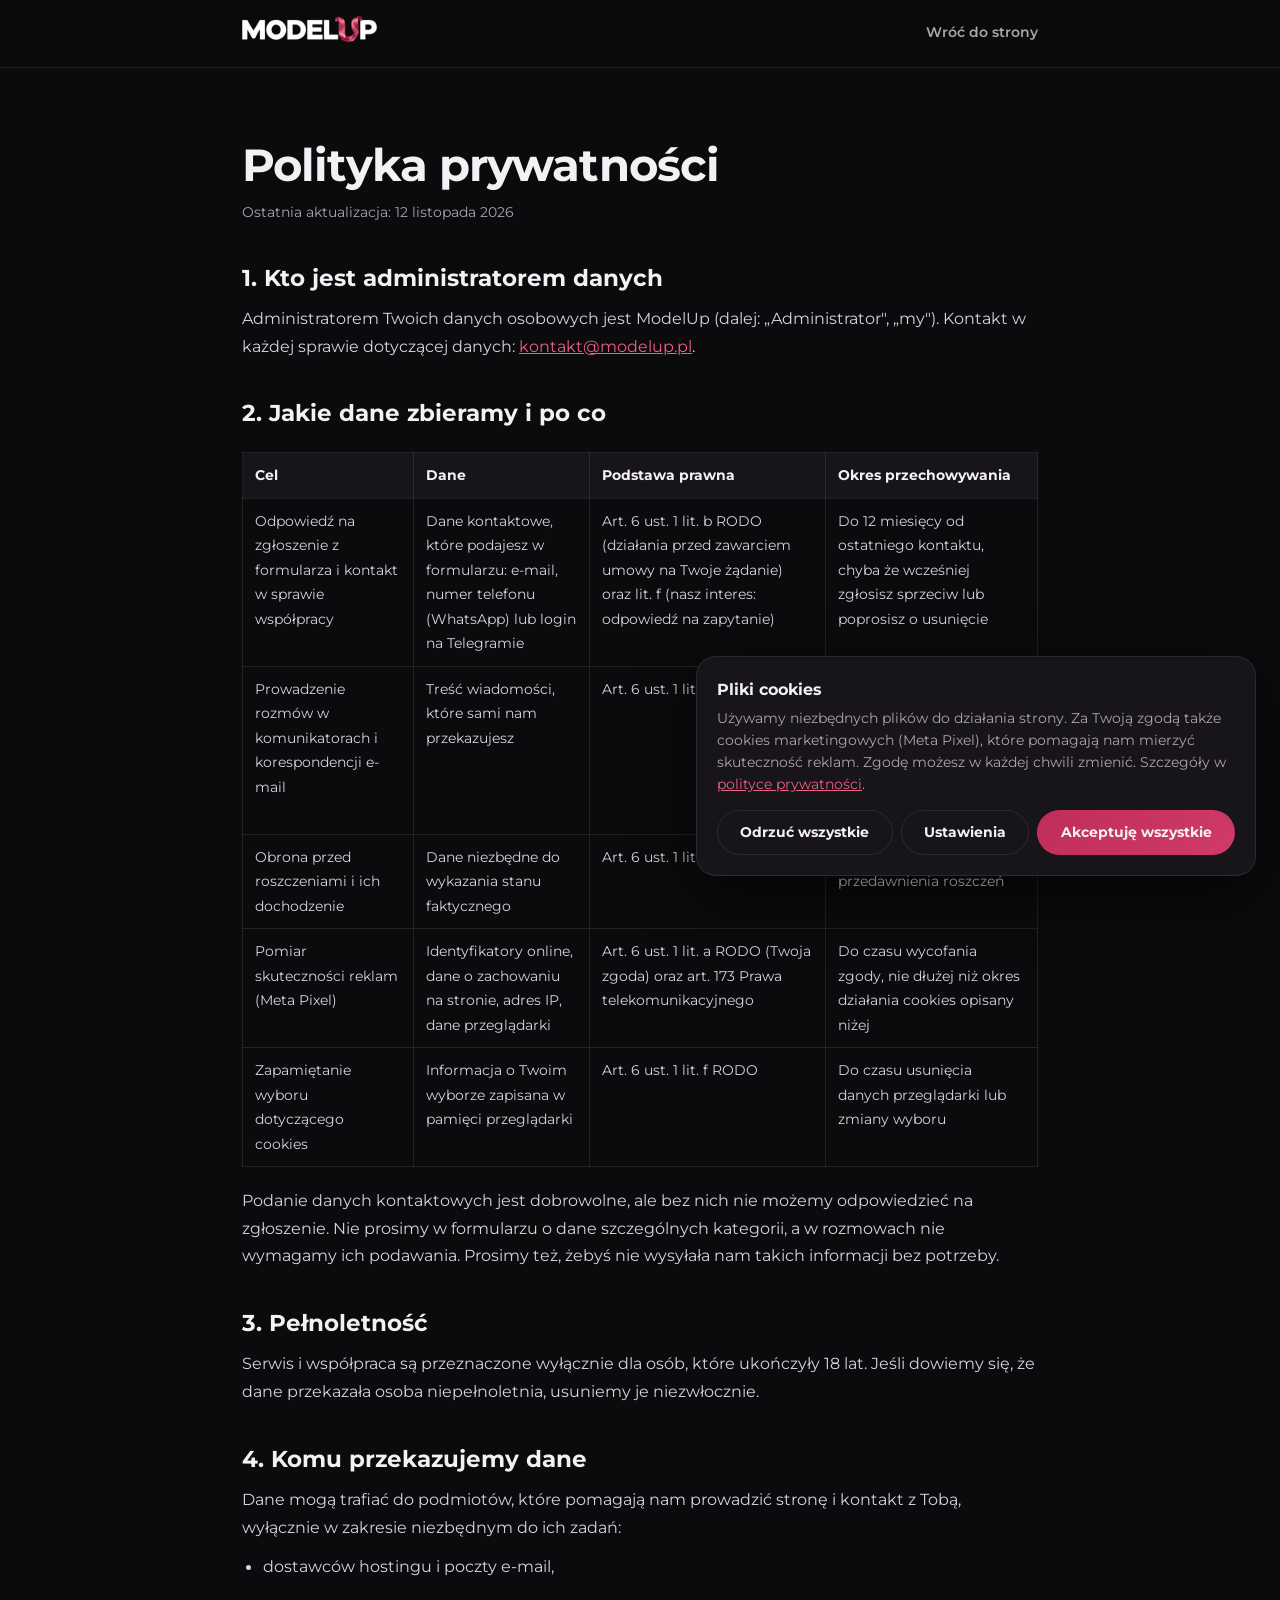
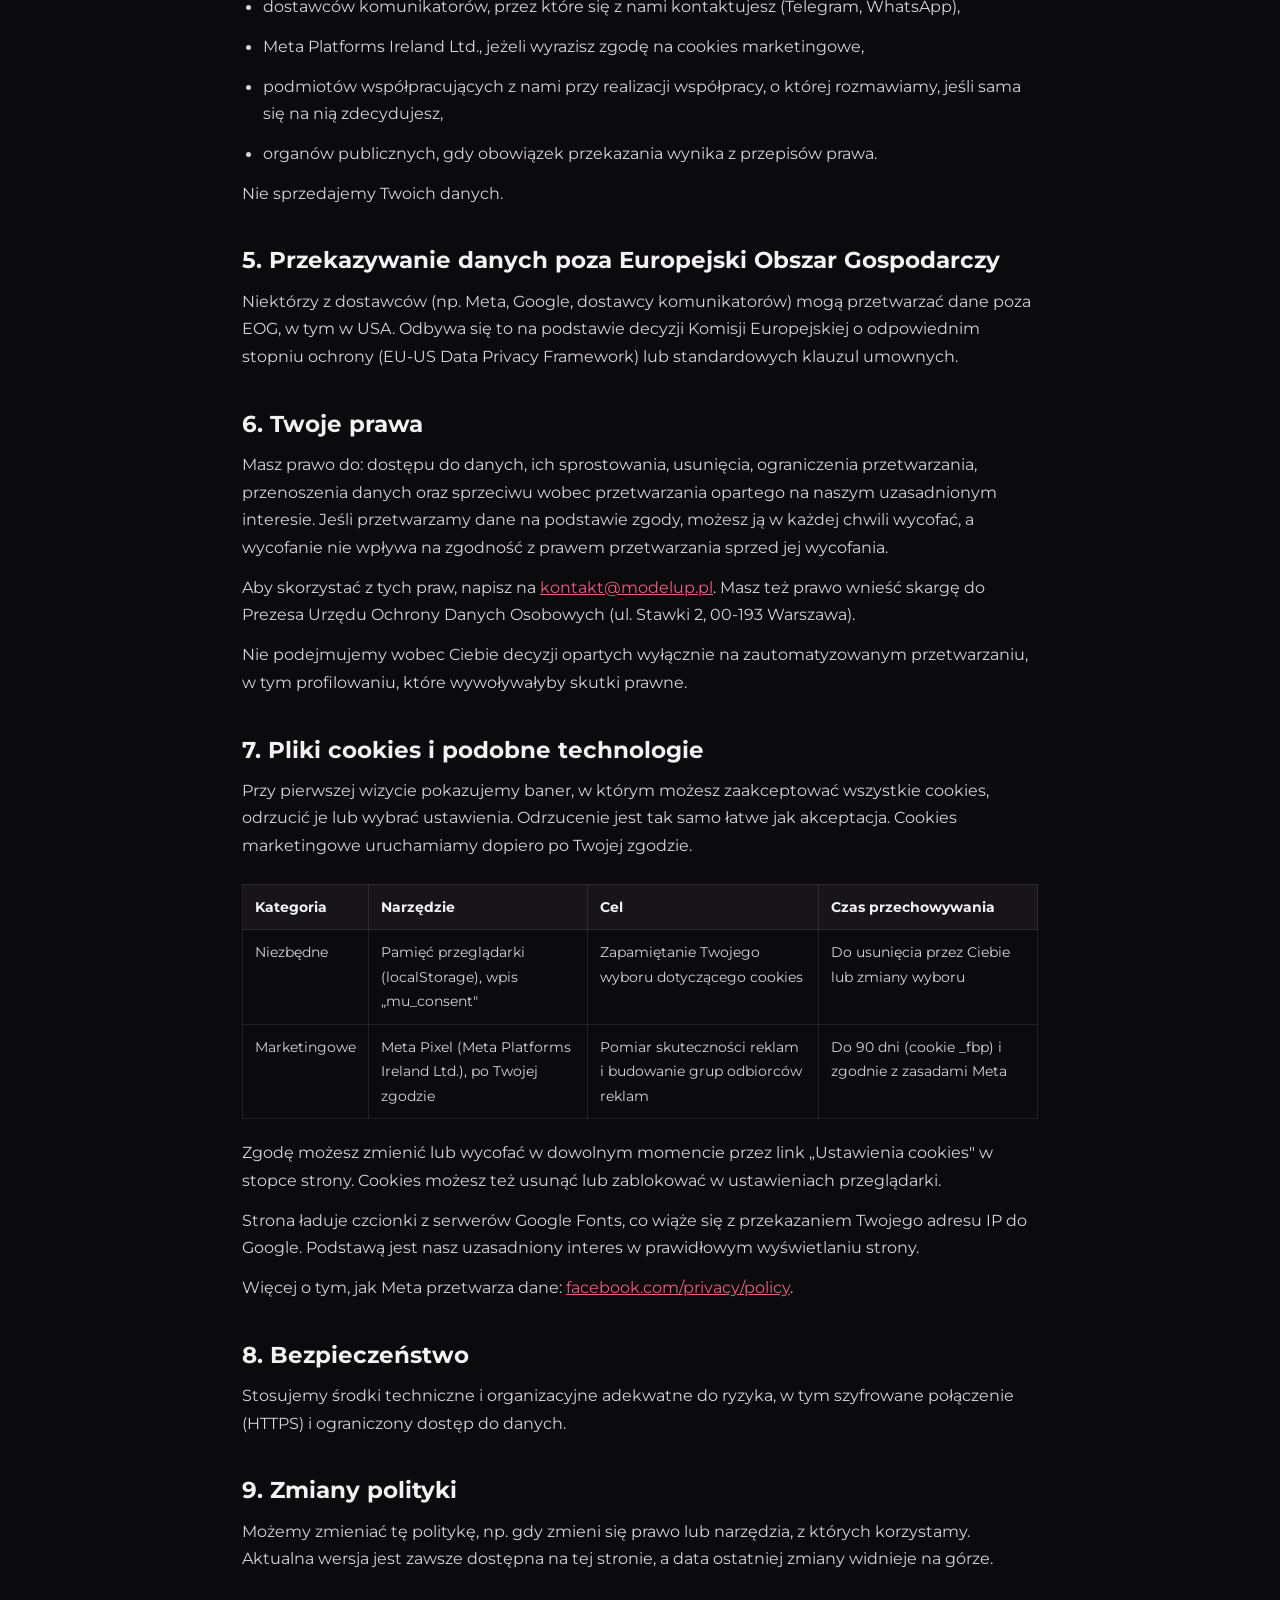
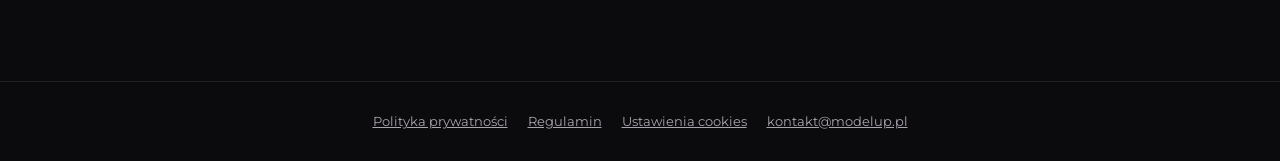
<file: polityka-prywatnosci.html>
<!doctype html>
<html lang="pl">
<head>
<meta charset="utf-8">
<meta name="viewport" content="width=device-width, initial-scale=1">
<title>Polityka prywatności | ModelUp</title>
<meta name="robots" content="noindex">
<meta name="color-scheme" content="dark">
<link rel="preconnect" href="https://fonts.googleapis.com">
<link rel="preconnect" href="https://fonts.gstatic.com" crossorigin>
<link href="https://fonts.googleapis.com/css2?family=Montserrat:wght@400;500;600;700;800&display=swap" rel="stylesheet">
<link rel="stylesheet" href="assets/legal.css">
<link rel="stylesheet" href="assets/cookies.css">
</head>
<body>
<header class="lh"><div class="in"><a href="index.html"><img src="assets/logo-modelup.png" alt="ModelUp" width="135" height="26"></a><a class="back" href="index.html">Wróć do strony</a></div></header>
<main class="doc">
<h1>Polityka prywatności</h1>
<p class="upd">Ostatnia aktualizacja: 12 listopada 2026</p>

<h2>1. Kto jest administratorem danych</h2>
<p>Administratorem Twoich danych osobowych jest ModelUp (dalej: „Administrator", „my"). Kontakt w każdej sprawie dotyczącej danych: <a href="mailto:kontakt@modelup.pl">kontakt@modelup.pl</a>.</p>

<h2>2. Jakie dane zbieramy i po co</h2>
<div class="tw"><table>
<thead><tr><th>Cel</th><th>Dane</th><th>Podstawa prawna</th><th>Okres przechowywania</th></tr></thead>
<tbody>
<tr><td>Odpowiedź na zgłoszenie z formularza i kontakt w sprawie współpracy</td><td>Dane kontaktowe, które podajesz w formularzu: e-mail, numer telefonu (WhatsApp) lub login na Telegramie</td><td>Art. 6 ust. 1 lit. b RODO (działania przed zawarciem umowy na Twoje żądanie) oraz lit. f (nasz interes: odpowiedź na zapytanie)</td><td>Do 12 miesięcy od ostatniego kontaktu, chyba że wcześniej zgłosisz sprzeciw lub poprosisz o usunięcie</td></tr>
<tr><td>Prowadzenie rozmów w komunikatorach i korespondencji e-mail</td><td>Treść wiadomości, które sami nam przekazujesz</td><td>Art. 6 ust. 1 lit. b i f RODO</td><td>Do 12 miesięcy od ostatniego kontaktu, a w razie zawarcia umowy przez okres jej trwania i do upływu przedawnienia roszczeń</td></tr>
<tr><td>Obrona przed roszczeniami i ich dochodzenie</td><td>Dane niezbędne do wykazania stanu faktycznego</td><td>Art. 6 ust. 1 lit. f RODO</td><td>Do upływu terminów przedawnienia roszczeń</td></tr>
<tr><td>Pomiar skuteczności reklam (Meta Pixel)</td><td>Identyfikatory online, dane o zachowaniu na stronie, adres IP, dane przeglądarki</td><td>Art. 6 ust. 1 lit. a RODO (Twoja zgoda) oraz art. 173 Prawa telekomunikacyjnego</td><td>Do czasu wycofania zgody, nie dłużej niż okres działania cookies opisany niżej</td></tr>
<tr><td>Zapamiętanie wyboru dotyczącego cookies</td><td>Informacja o Twoim wyborze zapisana w pamięci przeglądarki</td><td>Art. 6 ust. 1 lit. f RODO</td><td>Do czasu usunięcia danych przeglądarki lub zmiany wyboru</td></tr>
</tbody></table></div>
<p>Podanie danych kontaktowych jest dobrowolne, ale bez nich nie możemy odpowiedzieć na zgłoszenie. Nie prosimy w formularzu o dane szczególnych kategorii, a w rozmowach nie wymagamy ich podawania. Prosimy też, żebyś nie wysyłała nam takich informacji bez potrzeby.</p>

<h2>3. Pełnoletność</h2>
<p>Serwis i współpraca są przeznaczone wyłącznie dla osób, które ukończyły 18 lat. Jeśli dowiemy się, że dane przekazała osoba niepełnoletnia, usuniemy je niezwłocznie.</p>

<h2>4. Komu przekazujemy dane</h2>
<p>Dane mogą trafiać do podmiotów, które pomagają nam prowadzić stronę i kontakt z Tobą, wyłącznie w zakresie niezbędnym do ich zadań:</p>
<ul>
<li>dostawców hostingu i poczty e-mail,</li>
<li>dostawców komunikatorów, przez które się z nami kontaktujesz (Telegram, WhatsApp),</li>
<li>Meta Platforms Ireland Ltd., jeżeli wyrazisz zgodę na cookies marketingowe,</li>
<li>podmiotów współpracujących z nami przy realizacji współpracy, o której rozmawiamy, jeśli sama się na nią zdecydujesz,</li>
<li>organów publicznych, gdy obowiązek przekazania wynika z przepisów prawa.</li>
</ul>
<p>Nie sprzedajemy Twoich danych.</p>

<h2>5. Przekazywanie danych poza Europejski Obszar Gospodarczy</h2>
<p>Niektórzy z dostawców (np. Meta, Google, dostawcy komunikatorów) mogą przetwarzać dane poza EOG, w tym w USA. Odbywa się to na podstawie decyzji Komisji Europejskiej o odpowiednim stopniu ochrony (EU-US Data Privacy Framework) lub standardowych klauzul umownych.</p>

<h2>6. Twoje prawa</h2>
<p>Masz prawo do: dostępu do danych, ich sprostowania, usunięcia, ograniczenia przetwarzania, przenoszenia danych oraz sprzeciwu wobec przetwarzania opartego na naszym uzasadnionym interesie. Jeśli przetwarzamy dane na podstawie zgody, możesz ją w każdej chwili wycofać, a wycofanie nie wpływa na zgodność z prawem przetwarzania sprzed jej wycofania.</p>
<p>Aby skorzystać z tych praw, napisz na <a href="mailto:kontakt@modelup.pl">kontakt@modelup.pl</a>. Masz też prawo wnieść skargę do Prezesa Urzędu Ochrony Danych Osobowych (ul. Stawki 2, 00-193 Warszawa).</p>
<p>Nie podejmujemy wobec Ciebie decyzji opartych wyłącznie na zautomatyzowanym przetwarzaniu, w tym profilowaniu, które wywoływałyby skutki prawne.</p>

<h2 id="cookies">7. Pliki cookies i podobne technologie</h2>
<p>Przy pierwszej wizycie pokazujemy baner, w którym możesz zaakceptować wszystkie cookies, odrzucić je lub wybrać ustawienia. Odrzucenie jest tak samo łatwe jak akceptacja. Cookies marketingowe uruchamiamy dopiero po Twojej zgodzie.</p>
<div class="tw"><table>
<thead><tr><th>Kategoria</th><th>Narzędzie</th><th>Cel</th><th>Czas przechowywania</th></tr></thead>
<tbody>
<tr><td>Niezbędne</td><td>Pamięć przeglądarki (localStorage), wpis „mu_consent"</td><td>Zapamiętanie Twojego wyboru dotyczącego cookies</td><td>Do usunięcia przez Ciebie lub zmiany wyboru</td></tr>
<tr><td>Marketingowe</td><td>Meta Pixel (Meta Platforms Ireland Ltd.), po Twojej zgodzie</td><td>Pomiar skuteczności reklam i budowanie grup odbiorców reklam</td><td>Do 90 dni (cookie _fbp) i zgodnie z zasadami Meta</td></tr>
</tbody></table></div>
<p>Zgodę możesz zmienić lub wycofać w dowolnym momencie przez link „Ustawienia cookies" w stopce strony. Cookies możesz też usunąć lub zablokować w ustawieniach przeglądarki.</p>
<p>Strona ładuje czcionki z serwerów Google Fonts, co wiąże się z przekazaniem Twojego adresu IP do Google. Podstawą jest nasz uzasadniony interes w prawidłowym wyświetlaniu strony.</p>
<p>Więcej o tym, jak Meta przetwarza dane: <a href="https://www.facebook.com/privacy/policy/" rel="noopener" target="_blank">facebook.com/privacy/policy</a>.</p>

<h2>8. Bezpieczeństwo</h2>
<p>Stosujemy środki techniczne i organizacyjne adekwatne do ryzyka, w tym szyfrowane połączenie (HTTPS) i ograniczony dostęp do danych.</p>

<h2>9. Zmiany polityki</h2>
<p>Możemy zmieniać tę politykę, np. gdy zmieni się prawo lub narzędzia, z których korzystamy. Aktualna wersja jest zawsze dostępna na tej stronie, a data ostatniej zmiany widnieje na górze.</p>

</main>
<footer class="lf"><a href="polityka-prywatnosci.html">Polityka prywatności</a><a href="regulamin.html">Regulamin</a><a href="#" data-cookie-settings>Ustawienia cookies</a><a href="mailto:kontakt@modelup.pl">kontakt@modelup.pl</a></footer>
<script src="assets/cookies.js"></script>
</body>
</html>
</file>
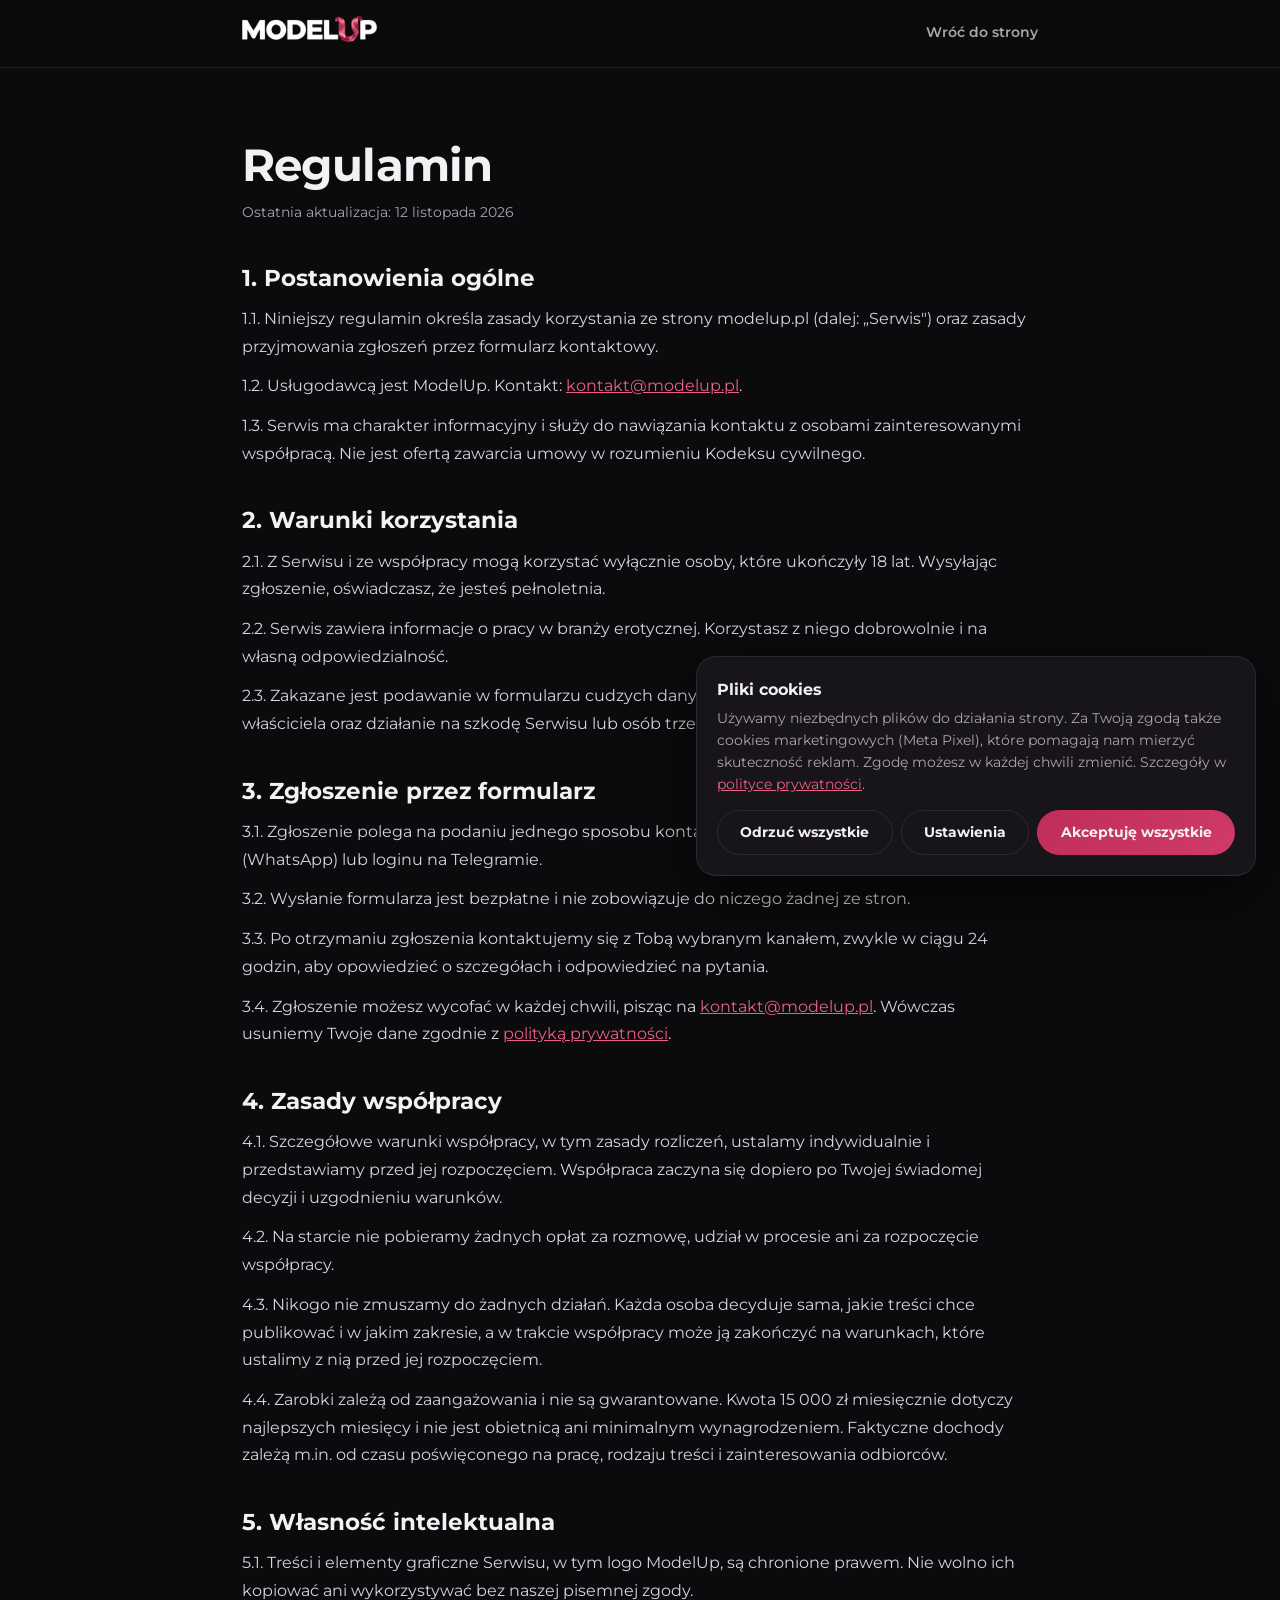
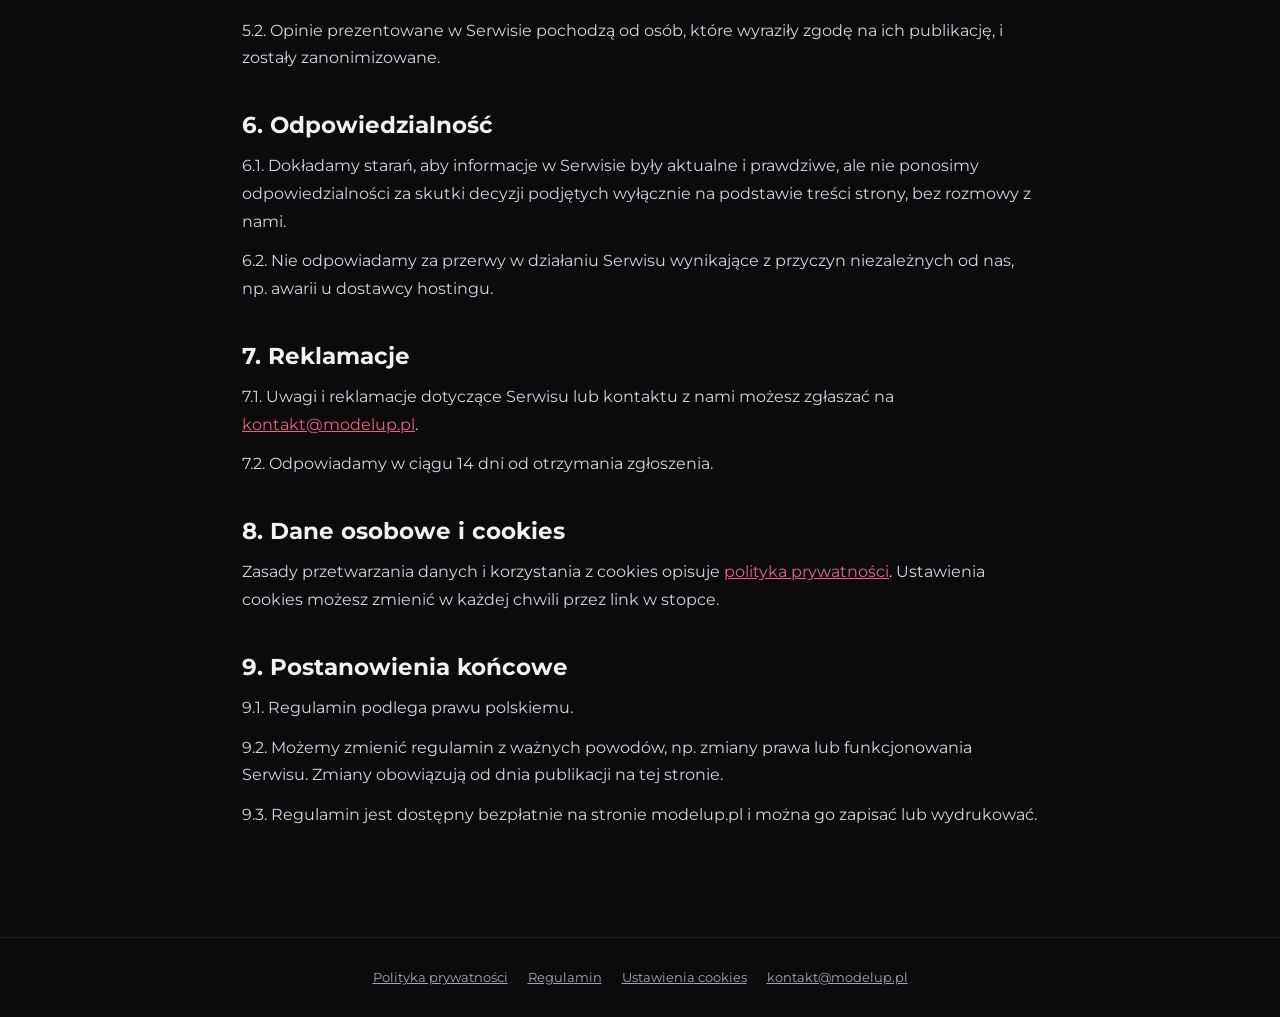
<file: regulamin.html>
<!doctype html>
<html lang="pl">
<head>
<meta charset="utf-8">
<meta name="viewport" content="width=device-width, initial-scale=1">
<title>Regulamin | ModelUp</title>
<meta name="robots" content="noindex">
<meta name="color-scheme" content="dark">
<link rel="preconnect" href="https://fonts.googleapis.com">
<link rel="preconnect" href="https://fonts.gstatic.com" crossorigin>
<link href="https://fonts.googleapis.com/css2?family=Montserrat:wght@400;500;600;700;800&display=swap" rel="stylesheet">
<link rel="stylesheet" href="assets/legal.css">
<link rel="stylesheet" href="assets/cookies.css">
</head>
<body>
<header class="lh"><div class="in"><a href="index.html"><img src="assets/logo-modelup.png" alt="ModelUp" width="135" height="26"></a><a class="back" href="index.html">Wróć do strony</a></div></header>
<main class="doc">
<h1>Regulamin</h1>
<p class="upd">Ostatnia aktualizacja: 12 listopada 2026</p>

<h2>1. Postanowienia ogólne</h2>
<p>1.1. Niniejszy regulamin określa zasady korzystania ze strony modelup.pl (dalej: „Serwis") oraz zasady przyjmowania zgłoszeń przez formularz kontaktowy.</p>
<p>1.2. Usługodawcą jest ModelUp. Kontakt: <a href="mailto:kontakt@modelup.pl">kontakt@modelup.pl</a>.</p>
<p>1.3. Serwis ma charakter informacyjny i służy do nawiązania kontaktu z osobami zainteresowanymi współpracą. Nie jest ofertą zawarcia umowy w rozumieniu Kodeksu cywilnego.</p>

<h2>2. Warunki korzystania</h2>
<p>2.1. Z Serwisu i ze współpracy mogą korzystać wyłącznie osoby, które ukończyły 18 lat. Wysyłając zgłoszenie, oświadczasz, że jesteś pełnoletnia.</p>
<p>2.2. Serwis zawiera informacje o pracy w branży erotycznej. Korzystasz z niego dobrowolnie i na własną odpowiedzialność.</p>
<p>2.3. Zakazane jest podawanie w formularzu cudzych danych kontaktowych bez zgody ich właściciela oraz działanie na szkodę Serwisu lub osób trzecich.</p>

<h2>3. Zgłoszenie przez formularz</h2>
<p>3.1. Zgłoszenie polega na podaniu jednego sposobu kontaktu: adresu e-mail, numeru telefonu (WhatsApp) lub loginu na Telegramie.</p>
<p>3.2. Wysłanie formularza jest bezpłatne i nie zobowiązuje do niczego żadnej ze stron.</p>
<p>3.3. Po otrzymaniu zgłoszenia kontaktujemy się z Tobą wybranym kanałem, zwykle w ciągu 24 godzin, aby opowiedzieć o szczegółach i odpowiedzieć na pytania.</p>
<p>3.4. Zgłoszenie możesz wycofać w każdej chwili, pisząc na <a href="mailto:kontakt@modelup.pl">kontakt@modelup.pl</a>. Wówczas usuniemy Twoje dane zgodnie z <a href="polityka-prywatnosci.html">polityką prywatności</a>.</p>

<h2>4. Zasady współpracy</h2>
<p>4.1. Szczegółowe warunki współpracy, w tym zasady rozliczeń, ustalamy indywidualnie i przedstawiamy przed jej rozpoczęciem. Współpraca zaczyna się dopiero po Twojej świadomej decyzji i uzgodnieniu warunków.</p>
<p>4.2. Na starcie nie pobieramy żadnych opłat za rozmowę, udział w procesie ani za rozpoczęcie współpracy.</p>
<p>4.3. Nikogo nie zmuszamy do żadnych działań. Każda osoba decyduje sama, jakie treści chce publikować i w jakim zakresie, a w trakcie współpracy może ją zakończyć na warunkach, które ustalimy z nią przed jej rozpoczęciem.</p>
<p>4.4. Zarobki zależą od zaangażowania i nie są gwarantowane. Kwota 15 000 zł miesięcznie dotyczy najlepszych miesięcy i nie jest obietnicą ani minimalnym wynagrodzeniem. Faktyczne dochody zależą m.in. od czasu poświęconego na pracę, rodzaju treści i zainteresowania odbiorców.</p>

<h2>5. Własność intelektualna</h2>
<p>5.1. Treści i elementy graficzne Serwisu, w tym logo ModelUp, są chronione prawem. Nie wolno ich kopiować ani wykorzystywać bez naszej pisemnej zgody.</p>
<p>5.2. Opinie prezentowane w Serwisie pochodzą od osób, które wyraziły zgodę na ich publikację, i zostały zanonimizowane.</p>

<h2>6. Odpowiedzialność</h2>
<p>6.1. Dokładamy starań, aby informacje w Serwisie były aktualne i prawdziwe, ale nie ponosimy odpowiedzialności za skutki decyzji podjętych wyłącznie na podstawie treści strony, bez rozmowy z nami.</p>
<p>6.2. Nie odpowiadamy za przerwy w działaniu Serwisu wynikające z przyczyn niezależnych od nas, np. awarii u dostawcy hostingu.</p>

<h2>7. Reklamacje</h2>
<p>7.1. Uwagi i reklamacje dotyczące Serwisu lub kontaktu z nami możesz zgłaszać na <a href="mailto:kontakt@modelup.pl">kontakt@modelup.pl</a>.</p>
<p>7.2. Odpowiadamy w ciągu 14 dni od otrzymania zgłoszenia.</p>

<h2>8. Dane osobowe i cookies</h2>
<p>Zasady przetwarzania danych i korzystania z cookies opisuje <a href="polityka-prywatnosci.html">polityka prywatności</a>. Ustawienia cookies możesz zmienić w każdej chwili przez link w stopce.</p>

<h2>9. Postanowienia końcowe</h2>
<p>9.1. Regulamin podlega prawu polskiemu.</p>
<p>9.2. Możemy zmienić regulamin z ważnych powodów, np. zmiany prawa lub funkcjonowania Serwisu. Zmiany obowiązują od dnia publikacji na tej stronie.</p>
<p>9.3. Regulamin jest dostępny bezpłatnie na stronie modelup.pl i można go zapisać lub wydrukować.</p>

</main>
<footer class="lf"><a href="polityka-prywatnosci.html">Polityka prywatności</a><a href="regulamin.html">Regulamin</a><a href="#" data-cookie-settings>Ustawienia cookies</a><a href="mailto:kontakt@modelup.pl">kontakt@modelup.pl</a></footer>
<script src="assets/cookies.js"></script>
</body>
</html>
</file>
<file: assets/cookies.css>
/* baner cookies */
.ck{position:fixed;z-index:80;left:16px;right:16px;bottom:16px;max-width:560px;background:var(--card);border:1px solid var(--line);border-radius:20px;padding:20px;box-shadow:0 20px 60px rgba(0,0,0,.55);color:var(--text);font-family:'Montserrat',system-ui,sans-serif;font-size:.88rem;line-height:1.55;display:none}
.ck.show{display:block}
.ck h2{font-size:1.02rem;margin-bottom:6px}
.ck p{color:var(--muted);margin-bottom:14px}
.ck p a{color:var(--rose-2)}
.ck .row{display:flex;gap:8px;flex-wrap:wrap}
.ck button{font:inherit;font-weight:700;font-size:.86rem;border-radius:999px;padding:11px 18px;cursor:pointer;border:1px solid var(--line);background:transparent;color:var(--text);flex:1 1 auto;min-height:44px}
.ck button.pri{background:linear-gradient(135deg,var(--btn-a),var(--btn-b));border-color:transparent}
.ck button:focus-visible{outline:2px solid var(--rose-2);outline-offset:2px}
.ck .opts{display:none;margin:0 0 14px;border-top:1px solid var(--line)}
.ck.det .opts{display:block}
.ck .opt{display:flex;justify-content:space-between;align-items:flex-start;gap:14px;padding:12px 0;border-bottom:1px solid var(--line)}
.ck .opt b{display:block;font-size:.88rem}
.ck .opt span{color:var(--muted);font-size:.8rem}
.ck input[type=checkbox]{width:22px;height:22px;accent-color:var(--rose);flex:none;margin-top:2px}
@media(min-width:700px){.ck{left:auto;right:24px;bottom:24px}}
</file>
<file: assets/legal.css>
:root{--bg:#0b0a0c;--bg-2:#121015;--card:#17141a;--line:rgba(255,255,255,.09);--text:#f4f1f5;--muted:#aaa4b0;--rose:#cc3563;--rose-2:#ee5f85;--btn-a:#bf2d59;--btn-b:#d03b69;--gutter:32px}
@media(max-width:700px){:root{--gutter:16px}}
*{box-sizing:border-box;margin:0;padding:0}
body{font-family:'Montserrat',system-ui,sans-serif;background:var(--bg);color:var(--text);font-size:clamp(.93rem,.9rem + .15vw,1.02rem);line-height:1.7;-webkit-font-smoothing:antialiased}
a{color:var(--rose-2)}
.lh{border-bottom:1px solid var(--line);background:rgba(11,10,12,.82)}
.lh .in{max-width:860px;margin:0 auto;padding:16px var(--gutter);display:flex;align-items:center;justify-content:space-between;gap:16px}
.lh img{height:26px;width:auto}
.lh a.back{color:var(--muted);text-decoration:none;font-weight:600;font-size:.88rem}
.lh a.back:hover{color:var(--text)}
.doc{max-width:860px;margin:0 auto;padding:clamp(32px,6vw,72px) var(--gutter) 96px}
.doc h1{font-size:clamp(1.8rem,1.1rem + 2.4vw,2.8rem);line-height:1.15;letter-spacing:-.02em;margin-bottom:10px}
.doc .upd{color:var(--muted);font-size:.86rem;margin-bottom:36px}
.doc h2{font-size:clamp(1.15rem,1rem + .6vw,1.45rem);margin:38px 0 12px;line-height:1.3}
.doc p,.doc li{color:#d8d3dc;margin-bottom:12px}
.doc ul,.doc ol{padding-left:1.3em;margin-bottom:12px}
.doc table{width:100%;border-collapse:collapse;margin:12px 0 20px;font-size:.9rem}
.doc th,.doc td{text-align:left;padding:10px 12px;border:1px solid var(--line);vertical-align:top;color:#d8d3dc}
.doc th{background:var(--card);color:var(--text)}
.tw{overflow-x:auto}
.lf{border-top:1px solid var(--line);padding:28px var(--gutter);text-align:center;color:var(--muted);font-size:.84rem}
.lf a{color:var(--muted);margin:0 10px}
button.lnk{background:none;border:0;color:var(--rose-2);font:inherit;text-decoration:underline;cursor:pointer;padding:0}
</file>
